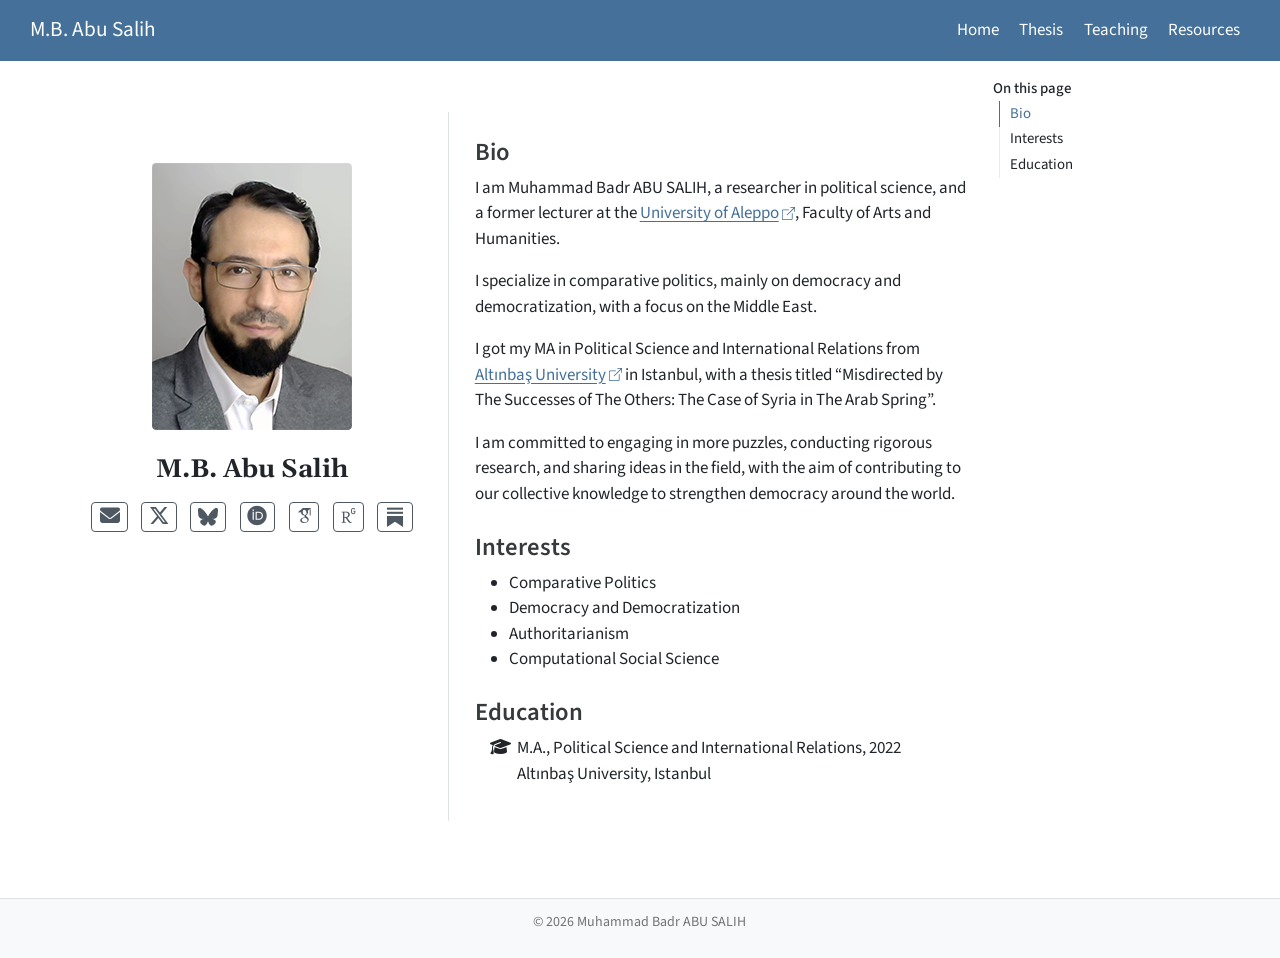
<file: index.html>
<!DOCTYPE html>
<html xmlns="http://www.w3.org/1999/xhtml" lang="en" xml:lang="en"><head>

<meta charset="utf-8">
<meta name="generator" content="quarto-1.10.18">

<meta name="viewport" content="width=device-width, initial-scale=1.0, user-scalable=yes">


<title>Muhammad Badr ABU SALIH</title>
<style>
/* Default styles provided by pandoc.
** See https://pandoc.org/MANUAL.html#variables-for-html for config info.
*/
span.smallcaps{font-variant: small-caps;}
div.columns{display: flex; gap: 1.5em;}
div.column{flex: auto;}
@media screen {
div.columns{gap: min(4vw, 1.5em);}
div.column{overflow-x: auto;}
}
div.hanging-indent{margin-left: 1.5em; text-indent: -1.5em;}
ul.task-list{list-style: none;}
ul.task-list li input[type="checkbox"] {
  width: 0.8em;
  margin: 0 0.8em 0.2em -1em; /* quarto-specific, see https://github.com/quarto-dev/quarto-cli/issues/4556 */ 
  vertical-align: middle;
}
</style>


<script src="site_libs/quarto-nav/quarto-nav.js"></script>
<script src="site_libs/quarto-nav/headroom.min.js"></script>
<link href=".//assets/images/favicon-96.png" rel="icon" type="image/png">
<script src="site_libs/clipboard/clipboard.min.js"></script>
<script src="site_libs/quarto-html/quarto.js" type="module"></script>
<script src="site_libs/quarto-html/tabsets/tabsets.js" type="module"></script>
<script src="site_libs/quarto-html/popper.min.js"></script>
<script src="site_libs/quarto-html/tippy.umd.min.js"></script>
<link href="site_libs/quarto-html/tippy.css" rel="stylesheet">
<link href="site_libs/quarto-html/quarto-syntax-highlighting-64a204ab8560d761af7679ceaba22944.css" rel="stylesheet" id="quarto-text-highlighting-styles">
<script src="site_libs/bootstrap/bootstrap.min.js"></script>
<link href="site_libs/bootstrap/bootstrap-icons.css" rel="stylesheet">
<link href="site_libs/bootstrap/bootstrap-dd0062d5137320617da700601c5d2816.min.css" rel="stylesheet" append-hash="true" id="quarto-bootstrap" data-mode="light">
<link href="site_libs/quarto-contrib/fontawesome6-0.1.0/all.css" rel="stylesheet">
<link href="site_libs/quarto-contrib/fontawesome6-0.1.0/latex-fontsize.css" rel="stylesheet">
<link href="site_libs/quarto-contrib/academicons-1.9.2/all.css" rel="stylesheet">
<link href="site_libs/quarto-contrib/academicons-1.9.2/size.css" rel="stylesheet">
<script id="quarto-search-options" type="application/json">{
  "language": {
    "search-no-results-text": "No results",
    "search-matching-documents-text": "matching documents",
    "search-copy-link-title": "Copy link to search",
    "search-hide-matches-text": "Hide additional matches",
    "search-more-match-text": "more match in this document",
    "search-more-matches-text": "more matches in this document",
    "search-clear-button-title": "Clear",
    "search-text-placeholder": "",
    "search-detached-cancel-button-title": "Cancel",
    "search-submit-button-title": "Submit",
    "search-label": "Search"
  }
}</script>
<meta name="google-site-verification" content="IsH7WWWy8e3yEqVgqZTDa41IrthkspiDjTShEE3wRg8">


</head>

<body class="nav-fixed quarto-light">

<div id="quarto-search-results"></div>
  <header id="quarto-header" class="headroom fixed-top">
    <nav class="navbar navbar-expand-lg " data-bs-theme="dark">
      <div class="navbar-container container-fluid">
      <div class="navbar-brand-container mx-auto">
    <a class="navbar-brand" href="./index.html">
    <span class="navbar-title">M.B. Abu Salih</span>
    </a>
  </div>
          <button class="navbar-toggler" type="button" data-bs-toggle="collapse" data-bs-target="#navbarCollapse" aria-controls="navbarCollapse" role="menu" aria-expanded="false" aria-label="Toggle navigation" onclick="if (window.quartoToggleHeadroom) { window.quartoToggleHeadroom(); }">
  <span class="navbar-toggler-icon"></span>
</button>
          <div class="collapse navbar-collapse" id="navbarCollapse">
            <ul class="navbar-nav navbar-nav-scroll ms-auto">
  <li class="nav-item">
    <a class="nav-link active" href="./index.html" aria-current="page"> 
<span class="menu-text">Home</span></a>
  </li>  
  <li class="nav-item">
    <a class="nav-link" href="./ma-thesis.html"> 
<span class="menu-text">Thesis</span></a>
  </li>  
  <li class="nav-item">
    <a class="nav-link" href="./teaching.html"> 
<span class="menu-text">Teaching</span></a>
  </li>  
  <li class="nav-item">
    <a class="nav-link" href="./resources.html"> 
<span class="menu-text">Resources</span></a>
  </li>  
</ul>
          </div> <!-- /navcollapse -->
            <div class="quarto-navbar-tools">
</div>
      </div> <!-- /container-fluid -->
    </nav>
</header>
<!-- content -->
<div id="quarto-content" class="quarto-container page-columns page-rows-contents page-layout-full page-navbar">
<!-- sidebar -->
<!-- margin-sidebar -->
    <div id="quarto-margin-sidebar" class="sidebar margin-sidebar">
        <nav id="TOC" role="doc-toc" class="toc-active">
    <h2 id="toc-title">On this page</h2>
  <ul>
  <li><a href="#bio" id="toc-bio" class="nav-link active" data-scroll-target="#bio">Bio</a></li>
  <li><a href="#interests" id="toc-interests" class="nav-link" data-scroll-target="#interests">Interests</a></li>
  <li><a href="#education" id="toc-education" class="nav-link" data-scroll-target="#education">Education</a></li>
  </ul>
</nav>
    </div>
<!-- main -->
<div class="quarto-about-trestles column-page-left">
  <div class="about-entity">
    <img src="/assets/images/mb-abusalih-photo-02.png" class="about-image
  rounded " style="width: 200px;">
<header id="title-block-header" class="quarto-title-block default">
<div class="quarto-title">
<h1 class="title">M.B. Abu Salih</h1>
</div>
<div class="quarto-title-meta column-page-left">
  </div>
</header>
    <div class="about-links">
  <a href="mailto:mb.abusalih@abusalih.com" class="about-link" rel="" target="">
     <span class="about-link-text"><i class="fa-solid fa-envelope fa-xl" aria-label="envelope"></i></span>
  </a>
  <a href="https://x.com/mbAbuSalih" class="about-link" rel="" target="_blank">
     <span class="about-link-text"><i class="fa-brands fa-x-twitter fa-xl" aria-label="x-twitter"></i></span>
  </a>
  <a href="https://bsky.app/profile/mbabusalih.bsky.social" class="about-link" rel="" target="_blank">
     <span class="about-link-text"><svg xmlns="http://www.w3.org/2000/svg" viewbox="0 0 64 57" width="20" height="20" aria-hidden="true" fill="currentColor"><path d="M13.873 3.805C21.21 9.332 29.103 20.537 32 26.55v15.882c0-.338-.13.044-.41.867-1.512 4.456-7.418 21.847-20.923 7.944-7.111-7.32-3.819-14.64 9.125-16.85-7.405 1.264-15.73-.825-18.014-9.015C1.12 23.022 0 8.51 0 6.55 0-3.268 8.579-.182 13.873 3.805ZM50.127 3.805C42.79 9.332 34.897 20.537 32 26.55v15.882c0-.338.13.044.41.867 1.512 4.456 7.418 21.847 20.923 7.944 7.111-7.32 3.819-14.64-9.125-16.85 7.405 1.264 15.73-.825 18.014-9.015C62.88 23.022 64 8.51 64 6.55c0-9.818-8.578-6.732-13.873-2.745Z"></path></svg></span>
  </a>
  <a href="https://orcid.org/0000-0002-3937-8663" class="about-link" rel="" target="_blank">
     <span class="about-link-text"><i class="ai  ai-orcid ai-xl"></i></span>
  </a>
  <a href="https://scholar.google.com/citations?user=8W_qE5wAAAAJ" class="about-link" rel="" target="_blank">
     <span class="about-link-text"><i class="ai  ai-google-scholar ai-xl"></i></span>
  </a>
  <a href="https://www.researchgate.net/profile/Muhammad-Badr-Abu-Salih" class="about-link" rel="" target="_blank">
     <span class="about-link-text"><i class="ai  ai-researchgate ai-xl"></i></span>
  </a>
  <a href="https://mbabusalih.substack.com" class="about-link" rel="" target="_blank">
     <span class="about-link-text"><svg xmlns="http://www.w3.org/2000/svg" viewbox="0 0 20 20" width="20" height="20" aria-hidden="true" fill="currentColor"><g><path d="M1.96484 0.624512H18.0354V2.70052H1.96484V0.624512Z" stroke="none"></path><path d="M1.96484 4.77655H18.0354V6.85254H1.96484V4.77655Z" stroke="none"></path><path d="M1.96484 8.92857V19.9505L10.0001 14.6347L18.0354 19.9505V8.92857H1.96484Z" stroke="none"></path></g></svg></span>
  </a>
</div>
  </div>
  <div class="about-contents"><main class="content column-page-left" id="quarto-document-content">

<section id="bio" class="level3">
<h3 data-anchor-id="bio">Bio</h3>
<p>I am Muhammad Badr ABU SALIH, a researcher in political science, and a former lecturer at the <a href="https://alepuniv.edu.sy/" class="external" target="_blank">University of Aleppo</a>, Faculty of Arts and Humanities.</p>
<p>I specialize in comparative politics, mainly on democracy and democratization, with a focus on the Middle East.</p>
<p>I got my MA in Political Science and International Relations from <a href="https://altinbas.edu.tr/" class="external" target="_blank">Altınbaş University</a> in Istanbul, with a thesis titled “Misdirected by The Successes of The Others: The Case of Syria in The Arab Spring”.</p>
<p>I am committed to engaging in more puzzles, conducting rigorous research, and sharing ideas in the field, with the aim of contributing to our collective knowledge to strengthen democracy around the world.</p>
</section>
<section id="interests" class="level3">
<h3 data-anchor-id="interests">Interests</h3>
<ul>
<li>Comparative Politics</li>
<li>Democracy and Democratization</li>
<li>Authoritarianism</li>
<li>Computational Social Science</li>
</ul>
</section>
<section id="education" class="level3">
<h3 data-anchor-id="education">Education</h3>
<ul class="fa-ul" style="--fa-li-width: 2em;">
<li>
<span class="fa-li"><i class="fa-solid fa-graduation-cap"></i></span>M.A., Political Science and International Relations, 2022 <br>Altınbaş University, Istanbul
</li>
</ul>


</section>
</main></div>
</div>
 <!-- /main -->
<script id="quarto-html-after-body" type="application/javascript">
  window.document.addEventListener("DOMContentLoaded", function (event) {
    const isCodeAnnotation = (el) => {
      for (const clz of el.classList) {
        if (clz.startsWith('code-annotation-')) {                     
          return true;
        }
      }
      return false;
    }
    const onCopySuccess = function(e) {
      // button target
      const button = e.trigger;
      // don't keep focus
      button.blur();
      // flash "checked"
      button.classList.add('code-copy-button-checked');
      var currentTitle = button.getAttribute("title");
      button.setAttribute("title", "Copied!");
      let tooltip;
      if (window.bootstrap) {
        button.setAttribute("data-bs-toggle", "tooltip");
        button.setAttribute("data-bs-placement", "left");
        button.setAttribute("data-bs-title", "Copied!");
        tooltip = new bootstrap.Tooltip(button, 
          { trigger: "manual", 
            customClass: "code-copy-button-tooltip",
            offset: [0, -8]});
        tooltip.show();    
      }
      setTimeout(function() {
        if (tooltip) {
          tooltip.hide();
          button.removeAttribute("data-bs-title");
          button.removeAttribute("data-bs-toggle");
          button.removeAttribute("data-bs-placement");
        }
        button.setAttribute("title", currentTitle);
        button.classList.remove('code-copy-button-checked');
      }, 1000);
      // clear code selection
      e.clearSelection();
    }
    const getTextToCopy = function(trigger) {
      const outerScaffold = trigger.parentElement.cloneNode(true);
      const codeEl = outerScaffold.querySelector('code');
      for (const childEl of codeEl.children) {
        if (isCodeAnnotation(childEl)) {
          childEl.remove();
        }
      }
      return codeEl.innerText;
    }
    const clipboard = new window.ClipboardJS('.code-copy-button:not([data-in-quarto-modal])', {
      text: getTextToCopy
    });
    clipboard.on('success', onCopySuccess);
    if (window.document.getElementById('quarto-embedded-source-code-modal')) {
      const clipboardModal = new window.ClipboardJS('.code-copy-button[data-in-quarto-modal]', {
        text: getTextToCopy,
        container: window.document.getElementById('quarto-embedded-source-code-modal')
      });
      clipboardModal.on('success', onCopySuccess);
    }
      var localhostRegex = new RegExp(/^(?:http|https):\/\/localhost\:?[0-9]*\//);
      var mailtoRegex = new RegExp(/^mailto:/);
        var filterRegex = new RegExp("https:\/\/abusalih\.com\/");
      var isInternal = (href) => {
          return filterRegex.test(href) || localhostRegex.test(href) || mailtoRegex.test(href);
      }
      // Inspect non-navigation links and adorn them if external
     var links = window.document.querySelectorAll('a[href]:not(.nav-link):not(.navbar-brand):not(.toc-action):not(.sidebar-link):not(.sidebar-item-toggle):not(.pagination-link):not(.no-external):not([aria-hidden]):not(.dropdown-item):not(.quarto-navigation-tool):not(.about-link)');
      for (var i=0; i<links.length; i++) {
        const link = links[i];
        if (!isInternal(link.href)) {
          // undo the damage that might have been done by quarto-nav.js in the case of
          // links that we want to consider external
          if (link.dataset.originalHref !== undefined) {
            link.href = link.dataset.originalHref;
          }
        }
      }
    function tippyHover(el, contentFn, onTriggerFn, onUntriggerFn) {
      const config = {
        allowHTML: true,
        maxWidth: 500,
        delay: 100,
        arrow: false,
        appendTo: function(el) {
            return el.parentElement;
        },
        interactive: true,
        interactiveBorder: 10,
        theme: 'quarto',
        placement: 'bottom-start',
      };
      if (contentFn) {
        config.content = contentFn;
      }
      if (onTriggerFn) {
        config.onTrigger = onTriggerFn;
      }
      if (onUntriggerFn) {
        config.onUntrigger = onUntriggerFn;
      }
      window.tippy(el, config); 
    }
    const noterefs = window.document.querySelectorAll('a[role="doc-noteref"]');
    for (var i=0; i<noterefs.length; i++) {
      const ref = noterefs[i];
      tippyHover(ref, function() {
        // use id or data attribute instead here
        let href = ref.getAttribute('data-footnote-href') || ref.getAttribute('href');
        try { href = new URL(href).hash; } catch {}
        const id = href.replace(/^#\/?/, "");
        const note = window.document.getElementById(id);
        if (note) {
          return note.innerHTML;
        } else {
          return "";
        }
      });
    }
    const xrefs = window.document.querySelectorAll('a.quarto-xref');
    const processXRef = (id, note) => {
      // Strip column container classes
      const stripColumnClz = (el) => {
        el.classList.remove("page-full", "page-columns");
        if (el.children) {
          for (const child of el.children) {
            stripColumnClz(child);
          }
        }
      }
      stripColumnClz(note)
      if (id === null || id.startsWith('sec-')) {
        // Special case sections, only their first couple elements
        const container = document.createElement("div");
        if (note.children && note.children.length > 2) {
          container.appendChild(note.children[0].cloneNode(true));
          for (let i = 1; i < note.children.length; i++) {
            const child = note.children[i];
            if (child.tagName === "P" && child.innerText === "") {
              continue;
            } else {
              container.appendChild(child.cloneNode(true));
              break;
            }
          }
          if (window.Quarto?.typesetMath) {
            window.Quarto.typesetMath(container);
          }
          return container.innerHTML
        } else {
          if (window.Quarto?.typesetMath) {
            window.Quarto.typesetMath(note);
          }
          return note.innerHTML;
        }
      } else {
        // Remove any anchor links if they are present
        const anchorLink = note.querySelector('a.anchorjs-link');
        if (anchorLink) {
          anchorLink.remove();
        }
        if (window.Quarto?.typesetMath) {
          window.Quarto.typesetMath(note);
        }
        if (note.classList.contains("callout")) {
          return note.outerHTML;
        } else {
          return note.innerHTML;
        }
      }
    }
    for (var i=0; i<xrefs.length; i++) {
      const xref = xrefs[i];
      tippyHover(xref, undefined, function(instance) {
        instance.disable();
        let url = xref.getAttribute('href');
        let hash = undefined; 
        if (url.startsWith('#')) {
          hash = url;
        } else {
          try { hash = new URL(url).hash; } catch {}
        }
        if (hash) {
          const id = hash.replace(/^#\/?/, "");
          const note = window.document.getElementById(id);
          if (note !== null) {
            try {
              const html = processXRef(id, note.cloneNode(true));
              instance.setContent(html);
            } finally {
              instance.enable();
              instance.show();
            }
          } else {
            // See if we can fetch this
            fetch(url.split('#')[0])
            .then(res => res.text())
            .then(html => {
              const parser = new DOMParser();
              const htmlDoc = parser.parseFromString(html, "text/html");
              const note = htmlDoc.getElementById(id);
              if (note !== null) {
                const html = processXRef(id, note);
                instance.setContent(html);
              } 
            }).finally(() => {
              instance.enable();
              instance.show();
            });
          }
        } else {
          // See if we can fetch a full url (with no hash to target)
          // This is a special case and we should probably do some content thinning / targeting
          fetch(url)
          .then(res => res.text())
          .then(html => {
            const parser = new DOMParser();
            const htmlDoc = parser.parseFromString(html, "text/html");
            const note = htmlDoc.querySelector('main.content');
            if (note !== null) {
              // This should only happen for chapter cross references
              // (since there is no id in the URL)
              // remove the first header
              if (note.children.length > 0 && note.children[0].tagName === "HEADER") {
                note.children[0].remove();
              }
              const html = processXRef(null, note);
              instance.setContent(html);
            } 
          }).finally(() => {
            instance.enable();
            instance.show();
          });
        }
      }, function(instance) {
      });
    }
        let selectedAnnoteEl;
        const selectorForAnnotation = ( cell, annotation) => {
          let cellAttr = 'data-code-cell="' + cell + '"';
          let lineAttr = 'data-code-annotation="' +  annotation + '"';
          const selector = 'span[' + cellAttr + '][' + lineAttr + ']';
          return selector;
        }
        const selectCodeLines = (annoteEl) => {
          const doc = window.document;
          const targetCell = annoteEl.getAttribute("data-target-cell");
          const targetAnnotation = annoteEl.getAttribute("data-target-annotation");
          const annoteSpan = window.document.querySelector(selectorForAnnotation(targetCell, targetAnnotation));
          const lines = annoteSpan.getAttribute("data-code-lines").split(",");
          const lineIds = lines.map((line) => {
            return targetCell + "-" + line;
          })
          let top = null;
          let height = null;
          let parent = null;
          if (lineIds.length > 0) {
              //compute the position of the single el (top and bottom and make a div)
              const el = window.document.getElementById(lineIds[0]);
              top = el.offsetTop;
              height = el.offsetHeight;
              parent = el.parentElement.parentElement;
            if (lineIds.length > 1) {
              const lastEl = window.document.getElementById(lineIds[lineIds.length - 1]);
              const bottom = lastEl.offsetTop + lastEl.offsetHeight;
              height = bottom - top;
            }
            if (top !== null && height !== null && parent !== null) {
              // cook up a div (if necessary) and position it 
              let div = window.document.getElementById("code-annotation-line-highlight");
              if (div === null) {
                div = window.document.createElement("div");
                div.setAttribute("id", "code-annotation-line-highlight");
                div.style.position = 'absolute';
                parent.appendChild(div);
              }
              div.style.top = top - 2 + "px";
              div.style.height = height + 4 + "px";
              div.style.left = 0;
              let gutterDiv = window.document.getElementById("code-annotation-line-highlight-gutter");
              if (gutterDiv === null) {
                gutterDiv = window.document.createElement("div");
                gutterDiv.setAttribute("id", "code-annotation-line-highlight-gutter");
                gutterDiv.style.position = 'absolute';
                const codeCell = window.document.getElementById(targetCell);
                const gutter = codeCell.querySelector('.code-annotation-gutter');
                gutter.appendChild(gutterDiv);
              }
              gutterDiv.style.top = top - 2 + "px";
              gutterDiv.style.height = height + 4 + "px";
            }
            selectedAnnoteEl = annoteEl;
          }
        };
        const unselectCodeLines = () => {
          const elementsIds = ["code-annotation-line-highlight", "code-annotation-line-highlight-gutter"];
          elementsIds.forEach((elId) => {
            const div = window.document.getElementById(elId);
            if (div) {
              div.remove();
            }
          });
          selectedAnnoteEl = undefined;
        };
          // Handle positioning of the toggle
      window.addEventListener(
        "resize",
        throttle(() => {
          elRect = undefined;
          if (selectedAnnoteEl) {
            selectCodeLines(selectedAnnoteEl);
          }
        }, 10)
      );
      function throttle(fn, ms) {
      let throttle = false;
      let timer;
        return (...args) => {
          if(!throttle) { // first call gets through
              fn.apply(this, args);
              throttle = true;
          } else { // all the others get throttled
              if(timer) clearTimeout(timer); // cancel #2
              timer = setTimeout(() => {
                fn.apply(this, args);
                timer = throttle = false;
              }, ms);
          }
        };
      }
        // Attach click handler to the DT
        const annoteDls = window.document.querySelectorAll('dt[data-target-cell]');
        for (const annoteDlNode of annoteDls) {
          annoteDlNode.addEventListener('click', (event) => {
            const clickedEl = event.target;
            if (clickedEl !== selectedAnnoteEl) {
              unselectCodeLines();
              const activeEl = window.document.querySelector('dt[data-target-cell].code-annotation-active');
              if (activeEl) {
                activeEl.classList.remove('code-annotation-active');
              }
              selectCodeLines(clickedEl);
              clickedEl.classList.add('code-annotation-active');
            } else {
              // Unselect the line
              unselectCodeLines();
              clickedEl.classList.remove('code-annotation-active');
            }
          });
        }
    const findCites = (el) => {
      const parentEl = el.parentElement;
      if (parentEl) {
        const cites = parentEl.dataset.cites;
        if (cites) {
          return {
            el,
            cites: cites.split(' ')
          };
        } else {
          return findCites(el.parentElement)
        }
      } else {
        return undefined;
      }
    };
    var bibliorefs = window.document.querySelectorAll('a[role="doc-biblioref"]');
    for (var i=0; i<bibliorefs.length; i++) {
      const ref = bibliorefs[i];
      const citeInfo = findCites(ref);
      if (citeInfo) {
        tippyHover(citeInfo.el, function() {
          var popup = window.document.createElement('div');
          citeInfo.cites.forEach(function(cite) {
            var citeDiv = window.document.createElement('div');
            citeDiv.classList.add('hanging-indent');
            citeDiv.classList.add('csl-entry');
            var biblioDiv = window.document.getElementById('ref-' + cite);
            if (biblioDiv) {
              citeDiv.innerHTML = biblioDiv.innerHTML;
            }
            popup.appendChild(citeDiv);
          });
          return popup.innerHTML;
        });
      }
    }
  });
  </script>
</div> <!-- /content -->
<footer class="footer">
  <div class="nav-footer">
    <div class="nav-footer-left">
      &nbsp;
    </div>   
    <div class="nav-footer-center">
      <ul class="footer-items list-unstyled">
    <li class="nav-item">
 © 2026 Muhammad Badr ABU SALIH
  </li>  
</ul>
    </div>
    <div class="nav-footer-right">
      &nbsp;
    </div>
  </div>
</footer>




</body></html>
</file>
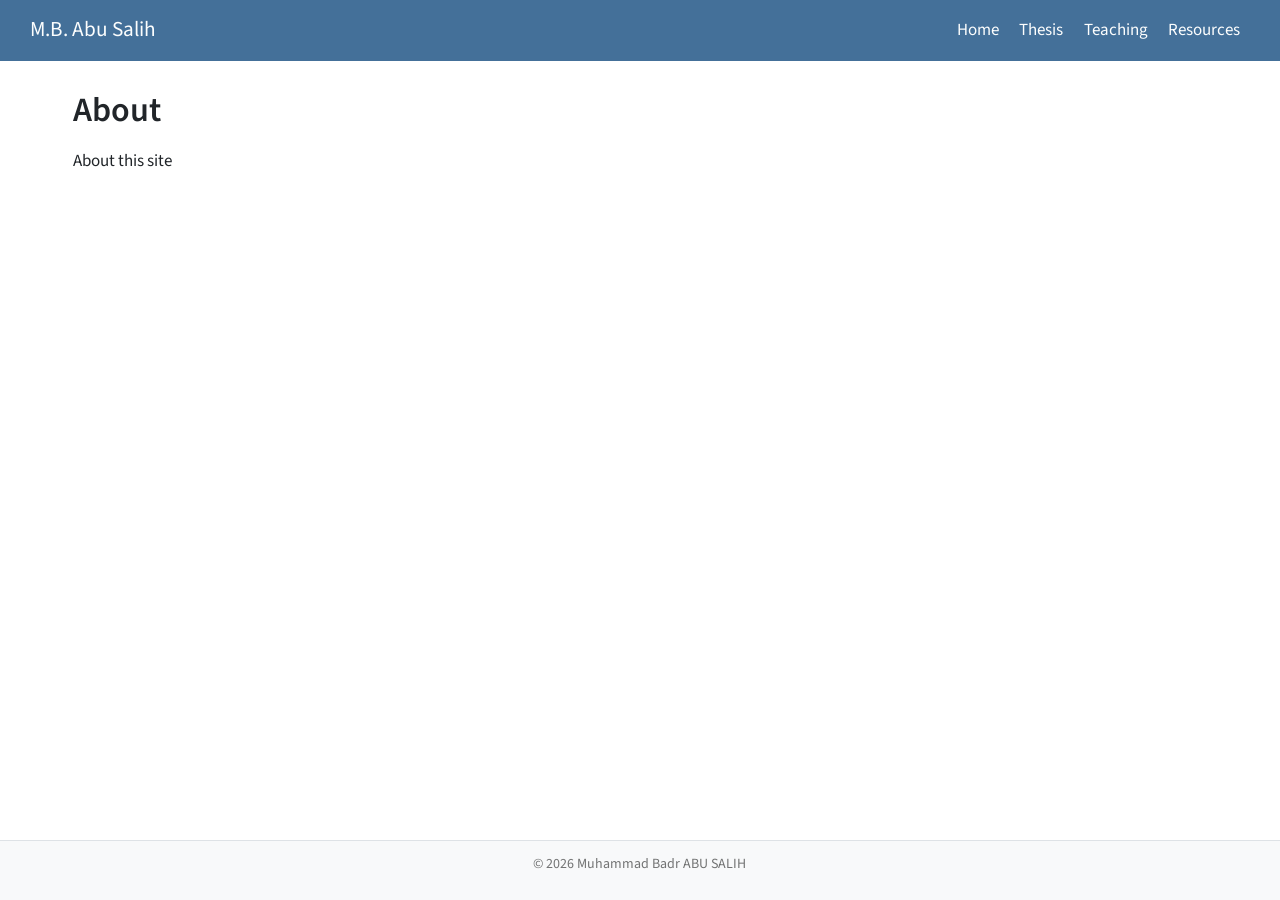
<file: about.html>
<!DOCTYPE html>
<html xmlns="http://www.w3.org/1999/xhtml" lang="en" xml:lang="en"><head>

<meta charset="utf-8">
<meta name="generator" content="quarto-1.10.18">

<meta name="viewport" content="width=device-width, initial-scale=1.0, user-scalable=yes">


<title>About – Muhammad Badr ABU SALIH</title>
<style>
/* Default styles provided by pandoc.
** See https://pandoc.org/MANUAL.html#variables-for-html for config info.
*/
span.smallcaps{font-variant: small-caps;}
div.columns{display: flex; gap: 1.5em;}
div.column{flex: auto;}
@media screen {
div.columns{gap: min(4vw, 1.5em);}
div.column{overflow-x: auto;}
}
div.hanging-indent{margin-left: 1.5em; text-indent: -1.5em;}
ul.task-list{list-style: none;}
ul.task-list li input[type="checkbox"] {
  width: 0.8em;
  margin: 0 0.8em 0.2em -1em; /* quarto-specific, see https://github.com/quarto-dev/quarto-cli/issues/4556 */ 
  vertical-align: middle;
}
</style>


<script src="site_libs/quarto-nav/quarto-nav.js"></script>
<script src="site_libs/quarto-nav/headroom.min.js"></script>
<link href=".//assets/images/favicon-96.png" rel="icon" type="image/png">
<script src="site_libs/clipboard/clipboard.min.js"></script>
<script src="site_libs/quarto-html/quarto.js" type="module"></script>
<script src="site_libs/quarto-html/tabsets/tabsets.js" type="module"></script>
<script src="site_libs/quarto-html/popper.min.js"></script>
<script src="site_libs/quarto-html/tippy.umd.min.js"></script>
<script src="site_libs/quarto-html/anchor.min.js"></script>
<link href="site_libs/quarto-html/tippy.css" rel="stylesheet">
<link href="site_libs/quarto-html/quarto-syntax-highlighting-64a204ab8560d761af7679ceaba22944.css" rel="stylesheet" id="quarto-text-highlighting-styles">
<script src="site_libs/bootstrap/bootstrap.min.js"></script>
<link href="site_libs/bootstrap/bootstrap-icons.css" rel="stylesheet">
<link href="site_libs/bootstrap/bootstrap-dd0062d5137320617da700601c5d2816.min.css" rel="stylesheet" append-hash="true" id="quarto-bootstrap" data-mode="light">
<script id="quarto-search-options" type="application/json">{
  "language": {
    "search-no-results-text": "No results",
    "search-matching-documents-text": "matching documents",
    "search-copy-link-title": "Copy link to search",
    "search-hide-matches-text": "Hide additional matches",
    "search-more-match-text": "more match in this document",
    "search-more-matches-text": "more matches in this document",
    "search-clear-button-title": "Clear",
    "search-text-placeholder": "",
    "search-detached-cancel-button-title": "Cancel",
    "search-submit-button-title": "Submit",
    "search-label": "Search"
  }
}</script>
<meta name="google-site-verification" content="IsH7WWWy8e3yEqVgqZTDa41IrthkspiDjTShEE3wRg8">


</head>

<body class="nav-fixed quarto-light">

<div id="quarto-search-results"></div>
  <header id="quarto-header" class="headroom fixed-top">
    <nav class="navbar navbar-expand-lg " data-bs-theme="dark">
      <div class="navbar-container container-fluid">
      <div class="navbar-brand-container mx-auto">
    <a class="navbar-brand" href="./index.html">
    <span class="navbar-title">M.B. Abu Salih</span>
    </a>
  </div>
          <button class="navbar-toggler" type="button" data-bs-toggle="collapse" data-bs-target="#navbarCollapse" aria-controls="navbarCollapse" role="menu" aria-expanded="false" aria-label="Toggle navigation" onclick="if (window.quartoToggleHeadroom) { window.quartoToggleHeadroom(); }">
  <span class="navbar-toggler-icon"></span>
</button>
          <div class="collapse navbar-collapse" id="navbarCollapse">
            <ul class="navbar-nav navbar-nav-scroll ms-auto">
  <li class="nav-item">
    <a class="nav-link" href="./index.html"> 
<span class="menu-text">Home</span></a>
  </li>  
  <li class="nav-item">
    <a class="nav-link" href="./ma-thesis.html"> 
<span class="menu-text">Thesis</span></a>
  </li>  
  <li class="nav-item">
    <a class="nav-link" href="./teaching.html"> 
<span class="menu-text">Teaching</span></a>
  </li>  
  <li class="nav-item">
    <a class="nav-link" href="./resources.html"> 
<span class="menu-text">Resources</span></a>
  </li>  
</ul>
          </div> <!-- /navcollapse -->
            <div class="quarto-navbar-tools">
</div>
      </div> <!-- /container-fluid -->
    </nav>
</header>
<!-- content -->
<div id="quarto-content" class="quarto-container page-columns page-rows-contents page-layout-full page-navbar">
<!-- sidebar -->
<!-- margin-sidebar -->
    
<!-- main -->
<main class="content column-page" id="quarto-document-content">

<header id="title-block-header" class="quarto-title-block default">
<div class="quarto-title">
<h1 class="title">About</h1>
</div>



<div class="quarto-title-meta column-page">

    
  
    
  </div>
  


</header>


<p>About this site</p>



</main> <!-- /main -->
<script id="quarto-html-after-body" type="application/javascript">
  window.document.addEventListener("DOMContentLoaded", function (event) {
    const icon = "";
    const anchorJS = new window.AnchorJS();
    anchorJS.options = {
      placement: 'right',
      icon: icon
    };
    anchorJS.add('.anchored');
    const isCodeAnnotation = (el) => {
      for (const clz of el.classList) {
        if (clz.startsWith('code-annotation-')) {                     
          return true;
        }
      }
      return false;
    }
    const onCopySuccess = function(e) {
      // button target
      const button = e.trigger;
      // don't keep focus
      button.blur();
      // flash "checked"
      button.classList.add('code-copy-button-checked');
      var currentTitle = button.getAttribute("title");
      button.setAttribute("title", "Copied!");
      let tooltip;
      if (window.bootstrap) {
        button.setAttribute("data-bs-toggle", "tooltip");
        button.setAttribute("data-bs-placement", "left");
        button.setAttribute("data-bs-title", "Copied!");
        tooltip = new bootstrap.Tooltip(button, 
          { trigger: "manual", 
            customClass: "code-copy-button-tooltip",
            offset: [0, -8]});
        tooltip.show();    
      }
      setTimeout(function() {
        if (tooltip) {
          tooltip.hide();
          button.removeAttribute("data-bs-title");
          button.removeAttribute("data-bs-toggle");
          button.removeAttribute("data-bs-placement");
        }
        button.setAttribute("title", currentTitle);
        button.classList.remove('code-copy-button-checked');
      }, 1000);
      // clear code selection
      e.clearSelection();
    }
    const getTextToCopy = function(trigger) {
      const outerScaffold = trigger.parentElement.cloneNode(true);
      const codeEl = outerScaffold.querySelector('code');
      for (const childEl of codeEl.children) {
        if (isCodeAnnotation(childEl)) {
          childEl.remove();
        }
      }
      return codeEl.innerText;
    }
    const clipboard = new window.ClipboardJS('.code-copy-button:not([data-in-quarto-modal])', {
      text: getTextToCopy
    });
    clipboard.on('success', onCopySuccess);
    if (window.document.getElementById('quarto-embedded-source-code-modal')) {
      const clipboardModal = new window.ClipboardJS('.code-copy-button[data-in-quarto-modal]', {
        text: getTextToCopy,
        container: window.document.getElementById('quarto-embedded-source-code-modal')
      });
      clipboardModal.on('success', onCopySuccess);
    }
      var localhostRegex = new RegExp(/^(?:http|https):\/\/localhost\:?[0-9]*\//);
      var mailtoRegex = new RegExp(/^mailto:/);
        var filterRegex = new RegExp("https:\/\/abusalih\.com\/");
      var isInternal = (href) => {
          return filterRegex.test(href) || localhostRegex.test(href) || mailtoRegex.test(href);
      }
      // Inspect non-navigation links and adorn them if external
     var links = window.document.querySelectorAll('a[href]:not(.nav-link):not(.navbar-brand):not(.toc-action):not(.sidebar-link):not(.sidebar-item-toggle):not(.pagination-link):not(.no-external):not([aria-hidden]):not(.dropdown-item):not(.quarto-navigation-tool):not(.about-link)');
      for (var i=0; i<links.length; i++) {
        const link = links[i];
        if (!isInternal(link.href)) {
          // undo the damage that might have been done by quarto-nav.js in the case of
          // links that we want to consider external
          if (link.dataset.originalHref !== undefined) {
            link.href = link.dataset.originalHref;
          }
        }
      }
    function tippyHover(el, contentFn, onTriggerFn, onUntriggerFn) {
      const config = {
        allowHTML: true,
        maxWidth: 500,
        delay: 100,
        arrow: false,
        appendTo: function(el) {
            return el.parentElement;
        },
        interactive: true,
        interactiveBorder: 10,
        theme: 'quarto',
        placement: 'bottom-start',
      };
      if (contentFn) {
        config.content = contentFn;
      }
      if (onTriggerFn) {
        config.onTrigger = onTriggerFn;
      }
      if (onUntriggerFn) {
        config.onUntrigger = onUntriggerFn;
      }
      window.tippy(el, config); 
    }
    const noterefs = window.document.querySelectorAll('a[role="doc-noteref"]');
    for (var i=0; i<noterefs.length; i++) {
      const ref = noterefs[i];
      tippyHover(ref, function() {
        // use id or data attribute instead here
        let href = ref.getAttribute('data-footnote-href') || ref.getAttribute('href');
        try { href = new URL(href).hash; } catch {}
        const id = href.replace(/^#\/?/, "");
        const note = window.document.getElementById(id);
        if (note) {
          return note.innerHTML;
        } else {
          return "";
        }
      });
    }
    const xrefs = window.document.querySelectorAll('a.quarto-xref');
    const processXRef = (id, note) => {
      // Strip column container classes
      const stripColumnClz = (el) => {
        el.classList.remove("page-full", "page-columns");
        if (el.children) {
          for (const child of el.children) {
            stripColumnClz(child);
          }
        }
      }
      stripColumnClz(note)
      if (id === null || id.startsWith('sec-')) {
        // Special case sections, only their first couple elements
        const container = document.createElement("div");
        if (note.children && note.children.length > 2) {
          container.appendChild(note.children[0].cloneNode(true));
          for (let i = 1; i < note.children.length; i++) {
            const child = note.children[i];
            if (child.tagName === "P" && child.innerText === "") {
              continue;
            } else {
              container.appendChild(child.cloneNode(true));
              break;
            }
          }
          if (window.Quarto?.typesetMath) {
            window.Quarto.typesetMath(container);
          }
          return container.innerHTML
        } else {
          if (window.Quarto?.typesetMath) {
            window.Quarto.typesetMath(note);
          }
          return note.innerHTML;
        }
      } else {
        // Remove any anchor links if they are present
        const anchorLink = note.querySelector('a.anchorjs-link');
        if (anchorLink) {
          anchorLink.remove();
        }
        if (window.Quarto?.typesetMath) {
          window.Quarto.typesetMath(note);
        }
        if (note.classList.contains("callout")) {
          return note.outerHTML;
        } else {
          return note.innerHTML;
        }
      }
    }
    for (var i=0; i<xrefs.length; i++) {
      const xref = xrefs[i];
      tippyHover(xref, undefined, function(instance) {
        instance.disable();
        let url = xref.getAttribute('href');
        let hash = undefined; 
        if (url.startsWith('#')) {
          hash = url;
        } else {
          try { hash = new URL(url).hash; } catch {}
        }
        if (hash) {
          const id = hash.replace(/^#\/?/, "");
          const note = window.document.getElementById(id);
          if (note !== null) {
            try {
              const html = processXRef(id, note.cloneNode(true));
              instance.setContent(html);
            } finally {
              instance.enable();
              instance.show();
            }
          } else {
            // See if we can fetch this
            fetch(url.split('#')[0])
            .then(res => res.text())
            .then(html => {
              const parser = new DOMParser();
              const htmlDoc = parser.parseFromString(html, "text/html");
              const note = htmlDoc.getElementById(id);
              if (note !== null) {
                const html = processXRef(id, note);
                instance.setContent(html);
              } 
            }).finally(() => {
              instance.enable();
              instance.show();
            });
          }
        } else {
          // See if we can fetch a full url (with no hash to target)
          // This is a special case and we should probably do some content thinning / targeting
          fetch(url)
          .then(res => res.text())
          .then(html => {
            const parser = new DOMParser();
            const htmlDoc = parser.parseFromString(html, "text/html");
            const note = htmlDoc.querySelector('main.content');
            if (note !== null) {
              // This should only happen for chapter cross references
              // (since there is no id in the URL)
              // remove the first header
              if (note.children.length > 0 && note.children[0].tagName === "HEADER") {
                note.children[0].remove();
              }
              const html = processXRef(null, note);
              instance.setContent(html);
            } 
          }).finally(() => {
            instance.enable();
            instance.show();
          });
        }
      }, function(instance) {
      });
    }
        let selectedAnnoteEl;
        const selectorForAnnotation = ( cell, annotation) => {
          let cellAttr = 'data-code-cell="' + cell + '"';
          let lineAttr = 'data-code-annotation="' +  annotation + '"';
          const selector = 'span[' + cellAttr + '][' + lineAttr + ']';
          return selector;
        }
        const selectCodeLines = (annoteEl) => {
          const doc = window.document;
          const targetCell = annoteEl.getAttribute("data-target-cell");
          const targetAnnotation = annoteEl.getAttribute("data-target-annotation");
          const annoteSpan = window.document.querySelector(selectorForAnnotation(targetCell, targetAnnotation));
          const lines = annoteSpan.getAttribute("data-code-lines").split(",");
          const lineIds = lines.map((line) => {
            return targetCell + "-" + line;
          })
          let top = null;
          let height = null;
          let parent = null;
          if (lineIds.length > 0) {
              //compute the position of the single el (top and bottom and make a div)
              const el = window.document.getElementById(lineIds[0]);
              top = el.offsetTop;
              height = el.offsetHeight;
              parent = el.parentElement.parentElement;
            if (lineIds.length > 1) {
              const lastEl = window.document.getElementById(lineIds[lineIds.length - 1]);
              const bottom = lastEl.offsetTop + lastEl.offsetHeight;
              height = bottom - top;
            }
            if (top !== null && height !== null && parent !== null) {
              // cook up a div (if necessary) and position it 
              let div = window.document.getElementById("code-annotation-line-highlight");
              if (div === null) {
                div = window.document.createElement("div");
                div.setAttribute("id", "code-annotation-line-highlight");
                div.style.position = 'absolute';
                parent.appendChild(div);
              }
              div.style.top = top - 2 + "px";
              div.style.height = height + 4 + "px";
              div.style.left = 0;
              let gutterDiv = window.document.getElementById("code-annotation-line-highlight-gutter");
              if (gutterDiv === null) {
                gutterDiv = window.document.createElement("div");
                gutterDiv.setAttribute("id", "code-annotation-line-highlight-gutter");
                gutterDiv.style.position = 'absolute';
                const codeCell = window.document.getElementById(targetCell);
                const gutter = codeCell.querySelector('.code-annotation-gutter');
                gutter.appendChild(gutterDiv);
              }
              gutterDiv.style.top = top - 2 + "px";
              gutterDiv.style.height = height + 4 + "px";
            }
            selectedAnnoteEl = annoteEl;
          }
        };
        const unselectCodeLines = () => {
          const elementsIds = ["code-annotation-line-highlight", "code-annotation-line-highlight-gutter"];
          elementsIds.forEach((elId) => {
            const div = window.document.getElementById(elId);
            if (div) {
              div.remove();
            }
          });
          selectedAnnoteEl = undefined;
        };
          // Handle positioning of the toggle
      window.addEventListener(
        "resize",
        throttle(() => {
          elRect = undefined;
          if (selectedAnnoteEl) {
            selectCodeLines(selectedAnnoteEl);
          }
        }, 10)
      );
      function throttle(fn, ms) {
      let throttle = false;
      let timer;
        return (...args) => {
          if(!throttle) { // first call gets through
              fn.apply(this, args);
              throttle = true;
          } else { // all the others get throttled
              if(timer) clearTimeout(timer); // cancel #2
              timer = setTimeout(() => {
                fn.apply(this, args);
                timer = throttle = false;
              }, ms);
          }
        };
      }
        // Attach click handler to the DT
        const annoteDls = window.document.querySelectorAll('dt[data-target-cell]');
        for (const annoteDlNode of annoteDls) {
          annoteDlNode.addEventListener('click', (event) => {
            const clickedEl = event.target;
            if (clickedEl !== selectedAnnoteEl) {
              unselectCodeLines();
              const activeEl = window.document.querySelector('dt[data-target-cell].code-annotation-active');
              if (activeEl) {
                activeEl.classList.remove('code-annotation-active');
              }
              selectCodeLines(clickedEl);
              clickedEl.classList.add('code-annotation-active');
            } else {
              // Unselect the line
              unselectCodeLines();
              clickedEl.classList.remove('code-annotation-active');
            }
          });
        }
    const findCites = (el) => {
      const parentEl = el.parentElement;
      if (parentEl) {
        const cites = parentEl.dataset.cites;
        if (cites) {
          return {
            el,
            cites: cites.split(' ')
          };
        } else {
          return findCites(el.parentElement)
        }
      } else {
        return undefined;
      }
    };
    var bibliorefs = window.document.querySelectorAll('a[role="doc-biblioref"]');
    for (var i=0; i<bibliorefs.length; i++) {
      const ref = bibliorefs[i];
      const citeInfo = findCites(ref);
      if (citeInfo) {
        tippyHover(citeInfo.el, function() {
          var popup = window.document.createElement('div');
          citeInfo.cites.forEach(function(cite) {
            var citeDiv = window.document.createElement('div');
            citeDiv.classList.add('hanging-indent');
            citeDiv.classList.add('csl-entry');
            var biblioDiv = window.document.getElementById('ref-' + cite);
            if (biblioDiv) {
              citeDiv.innerHTML = biblioDiv.innerHTML;
            }
            popup.appendChild(citeDiv);
          });
          return popup.innerHTML;
        });
      }
    }
  });
  </script>
</div> <!-- /content -->
<footer class="footer">
  <div class="nav-footer">
    <div class="nav-footer-left">
      &nbsp;
    </div>   
    <div class="nav-footer-center">
      <ul class="footer-items list-unstyled">
    <li class="nav-item">
 © 2026 Muhammad Badr ABU SALIH
  </li>  
</ul>
    </div>
    <div class="nav-footer-right">
      &nbsp;
    </div>
  </div>
</footer>




</body></html>
</file>
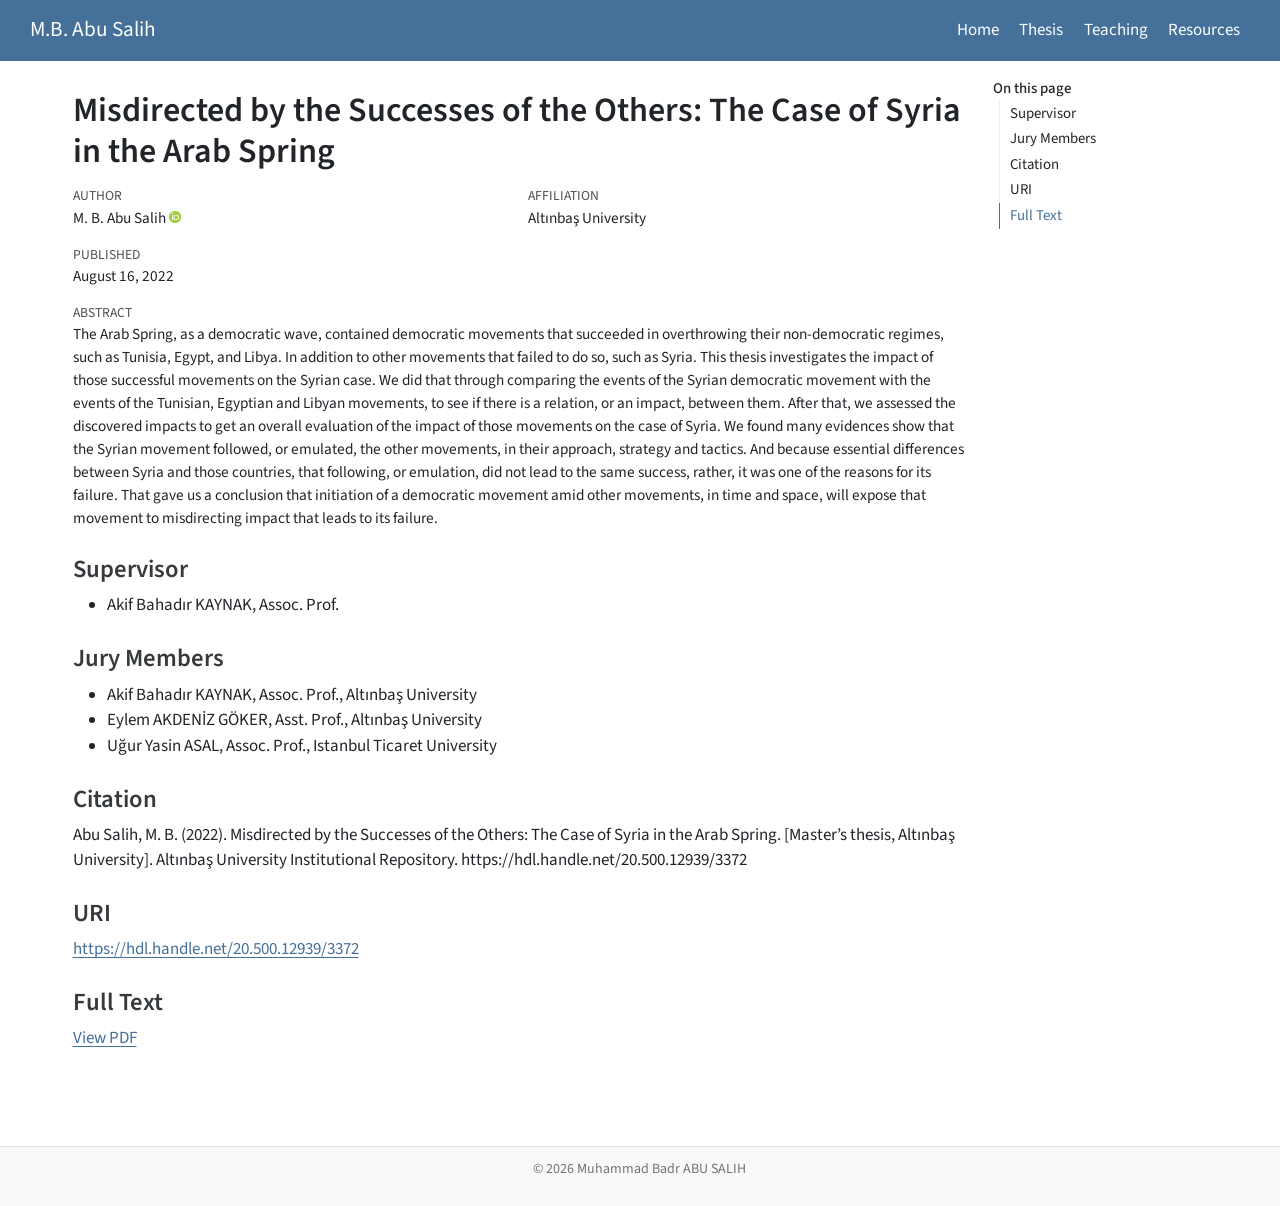
<file: ma-thesis.html>
<!DOCTYPE html>
<html xmlns="http://www.w3.org/1999/xhtml" lang="en" xml:lang="en"><head>

<meta charset="utf-8">
<meta name="generator" content="quarto-1.10.18">

<meta name="viewport" content="width=device-width, initial-scale=1.0, user-scalable=yes">

<meta name="author" content="M. B. Abu Salih">
<meta name="dcterms.date" content="2022-08-16">

<title>Misdirected by the Successes of the Others: The Case of Syria in the Arab Spring – Muhammad Badr ABU SALIH</title>
<style>
/* Default styles provided by pandoc.
** See https://pandoc.org/MANUAL.html#variables-for-html for config info.
*/
span.smallcaps{font-variant: small-caps;}
div.columns{display: flex; gap: 1.5em;}
div.column{flex: auto;}
@media screen {
div.columns{gap: min(4vw, 1.5em);}
div.column{overflow-x: auto;}
}
div.hanging-indent{margin-left: 1.5em; text-indent: -1.5em;}
ul.task-list{list-style: none;}
ul.task-list li input[type="checkbox"] {
  width: 0.8em;
  margin: 0 0.8em 0.2em -1em; /* quarto-specific, see https://github.com/quarto-dev/quarto-cli/issues/4556 */ 
  vertical-align: middle;
}
</style>


<script src="site_libs/quarto-nav/quarto-nav.js"></script>
<script src="site_libs/quarto-nav/headroom.min.js"></script>
<link href=".//assets/images/favicon-96.png" rel="icon" type="image/png">
<script src="site_libs/clipboard/clipboard.min.js"></script>
<script src="site_libs/quarto-html/quarto.js" type="module"></script>
<script src="site_libs/quarto-html/tabsets/tabsets.js" type="module"></script>
<script src="site_libs/quarto-html/popper.min.js"></script>
<script src="site_libs/quarto-html/tippy.umd.min.js"></script>
<script src="site_libs/quarto-html/anchor.min.js"></script>
<link href="site_libs/quarto-html/tippy.css" rel="stylesheet">
<link href="site_libs/quarto-html/quarto-syntax-highlighting-64a204ab8560d761af7679ceaba22944.css" rel="stylesheet" id="quarto-text-highlighting-styles">
<script src="site_libs/bootstrap/bootstrap.min.js"></script>
<link href="site_libs/bootstrap/bootstrap-icons.css" rel="stylesheet">
<link href="site_libs/bootstrap/bootstrap-dd0062d5137320617da700601c5d2816.min.css" rel="stylesheet" append-hash="true" id="quarto-bootstrap" data-mode="light">
<script id="quarto-search-options" type="application/json">{
  "language": {
    "search-no-results-text": "No results",
    "search-matching-documents-text": "matching documents",
    "search-copy-link-title": "Copy link to search",
    "search-hide-matches-text": "Hide additional matches",
    "search-more-match-text": "more match in this document",
    "search-more-matches-text": "more matches in this document",
    "search-clear-button-title": "Clear",
    "search-text-placeholder": "",
    "search-detached-cancel-button-title": "Cancel",
    "search-submit-button-title": "Submit",
    "search-label": "Search"
  }
}</script>
<meta name="google-site-verification" content="IsH7WWWy8e3yEqVgqZTDa41IrthkspiDjTShEE3wRg8">


</head>

<body class="nav-fixed quarto-light">

<div id="quarto-search-results"></div>
  <header id="quarto-header" class="headroom fixed-top">
    <nav class="navbar navbar-expand-lg " data-bs-theme="dark">
      <div class="navbar-container container-fluid">
      <div class="navbar-brand-container mx-auto">
    <a class="navbar-brand" href="./index.html">
    <span class="navbar-title">M.B. Abu Salih</span>
    </a>
  </div>
          <button class="navbar-toggler" type="button" data-bs-toggle="collapse" data-bs-target="#navbarCollapse" aria-controls="navbarCollapse" role="menu" aria-expanded="false" aria-label="Toggle navigation" onclick="if (window.quartoToggleHeadroom) { window.quartoToggleHeadroom(); }">
  <span class="navbar-toggler-icon"></span>
</button>
          <div class="collapse navbar-collapse" id="navbarCollapse">
            <ul class="navbar-nav navbar-nav-scroll ms-auto">
  <li class="nav-item">
    <a class="nav-link" href="./index.html"> 
<span class="menu-text">Home</span></a>
  </li>  
  <li class="nav-item">
    <a class="nav-link active" href="./ma-thesis.html" aria-current="page"> 
<span class="menu-text">Thesis</span></a>
  </li>  
  <li class="nav-item">
    <a class="nav-link" href="./teaching.html"> 
<span class="menu-text">Teaching</span></a>
  </li>  
  <li class="nav-item">
    <a class="nav-link" href="./resources.html"> 
<span class="menu-text">Resources</span></a>
  </li>  
</ul>
          </div> <!-- /navcollapse -->
            <div class="quarto-navbar-tools">
</div>
      </div> <!-- /container-fluid -->
    </nav>
</header>
<!-- content -->
<div id="quarto-content" class="quarto-container page-columns page-rows-contents page-layout-full page-navbar">
<!-- sidebar -->
<!-- margin-sidebar -->
    <div id="quarto-margin-sidebar" class="sidebar margin-sidebar">
        <nav id="TOC" role="doc-toc" class="toc-active">
    <h2 id="toc-title">On this page</h2>
   
  <ul>
  <li><a href="#supervisor" id="toc-supervisor" class="nav-link active" data-scroll-target="#supervisor">Supervisor</a></li>
  <li><a href="#jury-members" id="toc-jury-members" class="nav-link" data-scroll-target="#jury-members">Jury Members</a></li>
  <li><a href="#citation" id="toc-citation" class="nav-link" data-scroll-target="#citation">Citation</a></li>
  <li><a href="#uri" id="toc-uri" class="nav-link" data-scroll-target="#uri">URI</a></li>
  <li><a href="#full-text" id="toc-full-text" class="nav-link" data-scroll-target="#full-text">Full Text</a></li>
  </ul>
</nav>
    </div>
<!-- main -->
<main class="content column-page-left" id="quarto-document-content">

<header id="title-block-header" class="quarto-title-block default">
<div class="quarto-title">
<h1 class="title">Misdirected by the Successes of the Others: The Case of Syria in the Arab Spring</h1>
</div>


<div class="quarto-title-meta-author column-page-left">
  <div class="quarto-title-meta-heading">Author</div>
  <div class="quarto-title-meta-heading">Affiliation</div>
  
    <div class="quarto-title-meta-contents">
    <p class="author">M. B. Abu Salih <a href="https://orcid.org/0000-0002-3937-8663" class="quarto-title-author-orcid" aria-label="ORCID profile for M. B. Abu Salih"> <img alt="" src="[data-uri]"></a></p>
  </div>
  <div class="quarto-title-meta-contents">
        <p class="affiliation">
            Altınbaş University
          </p>
      </div>
  </div>

<div class="quarto-title-meta column-page-left">

      
    <div>
    <div class="quarto-title-meta-heading">Published</div>
    <div class="quarto-title-meta-contents">
      <p class="date">August 16, 2022</p>
    </div>
  </div>
  
    
  </div>
  
<div>
  <div class="abstract">
    <div class="block-title">Abstract</div>
    <p>The Arab Spring, as a democratic wave, contained democratic movements that succeeded in overthrowing their non-democratic regimes, such as Tunisia, Egypt, and Libya. In addition to other movements that failed to do so, such as Syria. This thesis investigates the impact of those successful movements on the Syrian case. We did that through comparing the events of the Syrian democratic movement with the events of the Tunisian, Egyptian and Libyan movements, to see if there is a relation, or an impact, between them. After that, we assessed the discovered impacts to get an overall evaluation of the impact of those movements on the case of Syria. We found many evidences show that the Syrian movement followed, or emulated, the other movements, in their approach, strategy and tactics. And because essential differences between Syria and those countries, that following, or emulation, did not lead to the same success, rather, it was one of the reasons for its failure. That gave us a conclusion that initiation of a democratic movement amid other movements, in time and space, will expose that movement to misdirecting impact that leads to its failure.</p>
  </div>
</div>


</header>


<section id="supervisor" class="level3">
<h3 class="anchored" data-anchor-id="supervisor">Supervisor</h3>
<ul>
<li>Akif Bahadır KAYNAK, Assoc. Prof.</li>
</ul>
</section>
<section id="jury-members" class="level3">
<h3 class="anchored" data-anchor-id="jury-members">Jury Members</h3>
<ul>
<li>Akif Bahadır KAYNAK, Assoc. Prof., Altınbaş University</li>
<li>Eylem AKDENİZ GÖKER, Asst. Prof., Altınbaş University</li>
<li>Uğur Yasin ASAL, Assoc. Prof., Istanbul Ticaret University</li>
</ul>
</section>
<section id="citation" class="level3">
<h3 class="anchored" data-anchor-id="citation">Citation</h3>
<p>Abu Salih, M. B. (2022). Misdirected by the Successes of the Others: The Case of Syria in the Arab Spring. [Master’s thesis, Altınbaş University]. Altınbaş University Institutional Repository. https://hdl.handle.net/20.500.12939/3372</p>
</section>
<section id="uri" class="level3">
<h3 class="anchored" data-anchor-id="uri">URI</h3>
<p><a href="https://hdl.handle.net/20.500.12939/3372" class="uri">https://hdl.handle.net/20.500.12939/3372</a></p>
</section>
<section id="full-text" class="level3">
<h3 class="anchored" data-anchor-id="full-text">Full Text</h3>
<p><a href="./assets/files/mb-abusalih-ma-thesis-771108.pdf">View PDF</a></p>


</section>

</main> <!-- /main -->
<script id="quarto-html-after-body" type="application/javascript">
  window.document.addEventListener("DOMContentLoaded", function (event) {
    const icon = "";
    const anchorJS = new window.AnchorJS();
    anchorJS.options = {
      placement: 'right',
      icon: icon
    };
    anchorJS.add('.anchored');
    const isCodeAnnotation = (el) => {
      for (const clz of el.classList) {
        if (clz.startsWith('code-annotation-')) {                     
          return true;
        }
      }
      return false;
    }
    const onCopySuccess = function(e) {
      // button target
      const button = e.trigger;
      // don't keep focus
      button.blur();
      // flash "checked"
      button.classList.add('code-copy-button-checked');
      var currentTitle = button.getAttribute("title");
      button.setAttribute("title", "Copied!");
      let tooltip;
      if (window.bootstrap) {
        button.setAttribute("data-bs-toggle", "tooltip");
        button.setAttribute("data-bs-placement", "left");
        button.setAttribute("data-bs-title", "Copied!");
        tooltip = new bootstrap.Tooltip(button, 
          { trigger: "manual", 
            customClass: "code-copy-button-tooltip",
            offset: [0, -8]});
        tooltip.show();    
      }
      setTimeout(function() {
        if (tooltip) {
          tooltip.hide();
          button.removeAttribute("data-bs-title");
          button.removeAttribute("data-bs-toggle");
          button.removeAttribute("data-bs-placement");
        }
        button.setAttribute("title", currentTitle);
        button.classList.remove('code-copy-button-checked');
      }, 1000);
      // clear code selection
      e.clearSelection();
    }
    const getTextToCopy = function(trigger) {
      const outerScaffold = trigger.parentElement.cloneNode(true);
      const codeEl = outerScaffold.querySelector('code');
      for (const childEl of codeEl.children) {
        if (isCodeAnnotation(childEl)) {
          childEl.remove();
        }
      }
      return codeEl.innerText;
    }
    const clipboard = new window.ClipboardJS('.code-copy-button:not([data-in-quarto-modal])', {
      text: getTextToCopy
    });
    clipboard.on('success', onCopySuccess);
    if (window.document.getElementById('quarto-embedded-source-code-modal')) {
      const clipboardModal = new window.ClipboardJS('.code-copy-button[data-in-quarto-modal]', {
        text: getTextToCopy,
        container: window.document.getElementById('quarto-embedded-source-code-modal')
      });
      clipboardModal.on('success', onCopySuccess);
    }
      var localhostRegex = new RegExp(/^(?:http|https):\/\/localhost\:?[0-9]*\//);
      var mailtoRegex = new RegExp(/^mailto:/);
        var filterRegex = new RegExp("https:\/\/abusalih\.com\/");
      var isInternal = (href) => {
          return filterRegex.test(href) || localhostRegex.test(href) || mailtoRegex.test(href);
      }
      // Inspect non-navigation links and adorn them if external
     var links = window.document.querySelectorAll('a[href]:not(.nav-link):not(.navbar-brand):not(.toc-action):not(.sidebar-link):not(.sidebar-item-toggle):not(.pagination-link):not(.no-external):not([aria-hidden]):not(.dropdown-item):not(.quarto-navigation-tool):not(.about-link)');
      for (var i=0; i<links.length; i++) {
        const link = links[i];
        if (!isInternal(link.href)) {
          // undo the damage that might have been done by quarto-nav.js in the case of
          // links that we want to consider external
          if (link.dataset.originalHref !== undefined) {
            link.href = link.dataset.originalHref;
          }
        }
      }
    function tippyHover(el, contentFn, onTriggerFn, onUntriggerFn) {
      const config = {
        allowHTML: true,
        maxWidth: 500,
        delay: 100,
        arrow: false,
        appendTo: function(el) {
            return el.parentElement;
        },
        interactive: true,
        interactiveBorder: 10,
        theme: 'quarto',
        placement: 'bottom-start',
      };
      if (contentFn) {
        config.content = contentFn;
      }
      if (onTriggerFn) {
        config.onTrigger = onTriggerFn;
      }
      if (onUntriggerFn) {
        config.onUntrigger = onUntriggerFn;
      }
      window.tippy(el, config); 
    }
    const noterefs = window.document.querySelectorAll('a[role="doc-noteref"]');
    for (var i=0; i<noterefs.length; i++) {
      const ref = noterefs[i];
      tippyHover(ref, function() {
        // use id or data attribute instead here
        let href = ref.getAttribute('data-footnote-href') || ref.getAttribute('href');
        try { href = new URL(href).hash; } catch {}
        const id = href.replace(/^#\/?/, "");
        const note = window.document.getElementById(id);
        if (note) {
          return note.innerHTML;
        } else {
          return "";
        }
      });
    }
    const xrefs = window.document.querySelectorAll('a.quarto-xref');
    const processXRef = (id, note) => {
      // Strip column container classes
      const stripColumnClz = (el) => {
        el.classList.remove("page-full", "page-columns");
        if (el.children) {
          for (const child of el.children) {
            stripColumnClz(child);
          }
        }
      }
      stripColumnClz(note)
      if (id === null || id.startsWith('sec-')) {
        // Special case sections, only their first couple elements
        const container = document.createElement("div");
        if (note.children && note.children.length > 2) {
          container.appendChild(note.children[0].cloneNode(true));
          for (let i = 1; i < note.children.length; i++) {
            const child = note.children[i];
            if (child.tagName === "P" && child.innerText === "") {
              continue;
            } else {
              container.appendChild(child.cloneNode(true));
              break;
            }
          }
          if (window.Quarto?.typesetMath) {
            window.Quarto.typesetMath(container);
          }
          return container.innerHTML
        } else {
          if (window.Quarto?.typesetMath) {
            window.Quarto.typesetMath(note);
          }
          return note.innerHTML;
        }
      } else {
        // Remove any anchor links if they are present
        const anchorLink = note.querySelector('a.anchorjs-link');
        if (anchorLink) {
          anchorLink.remove();
        }
        if (window.Quarto?.typesetMath) {
          window.Quarto.typesetMath(note);
        }
        if (note.classList.contains("callout")) {
          return note.outerHTML;
        } else {
          return note.innerHTML;
        }
      }
    }
    for (var i=0; i<xrefs.length; i++) {
      const xref = xrefs[i];
      tippyHover(xref, undefined, function(instance) {
        instance.disable();
        let url = xref.getAttribute('href');
        let hash = undefined; 
        if (url.startsWith('#')) {
          hash = url;
        } else {
          try { hash = new URL(url).hash; } catch {}
        }
        if (hash) {
          const id = hash.replace(/^#\/?/, "");
          const note = window.document.getElementById(id);
          if (note !== null) {
            try {
              const html = processXRef(id, note.cloneNode(true));
              instance.setContent(html);
            } finally {
              instance.enable();
              instance.show();
            }
          } else {
            // See if we can fetch this
            fetch(url.split('#')[0])
            .then(res => res.text())
            .then(html => {
              const parser = new DOMParser();
              const htmlDoc = parser.parseFromString(html, "text/html");
              const note = htmlDoc.getElementById(id);
              if (note !== null) {
                const html = processXRef(id, note);
                instance.setContent(html);
              } 
            }).finally(() => {
              instance.enable();
              instance.show();
            });
          }
        } else {
          // See if we can fetch a full url (with no hash to target)
          // This is a special case and we should probably do some content thinning / targeting
          fetch(url)
          .then(res => res.text())
          .then(html => {
            const parser = new DOMParser();
            const htmlDoc = parser.parseFromString(html, "text/html");
            const note = htmlDoc.querySelector('main.content');
            if (note !== null) {
              // This should only happen for chapter cross references
              // (since there is no id in the URL)
              // remove the first header
              if (note.children.length > 0 && note.children[0].tagName === "HEADER") {
                note.children[0].remove();
              }
              const html = processXRef(null, note);
              instance.setContent(html);
            } 
          }).finally(() => {
            instance.enable();
            instance.show();
          });
        }
      }, function(instance) {
      });
    }
        let selectedAnnoteEl;
        const selectorForAnnotation = ( cell, annotation) => {
          let cellAttr = 'data-code-cell="' + cell + '"';
          let lineAttr = 'data-code-annotation="' +  annotation + '"';
          const selector = 'span[' + cellAttr + '][' + lineAttr + ']';
          return selector;
        }
        const selectCodeLines = (annoteEl) => {
          const doc = window.document;
          const targetCell = annoteEl.getAttribute("data-target-cell");
          const targetAnnotation = annoteEl.getAttribute("data-target-annotation");
          const annoteSpan = window.document.querySelector(selectorForAnnotation(targetCell, targetAnnotation));
          const lines = annoteSpan.getAttribute("data-code-lines").split(",");
          const lineIds = lines.map((line) => {
            return targetCell + "-" + line;
          })
          let top = null;
          let height = null;
          let parent = null;
          if (lineIds.length > 0) {
              //compute the position of the single el (top and bottom and make a div)
              const el = window.document.getElementById(lineIds[0]);
              top = el.offsetTop;
              height = el.offsetHeight;
              parent = el.parentElement.parentElement;
            if (lineIds.length > 1) {
              const lastEl = window.document.getElementById(lineIds[lineIds.length - 1]);
              const bottom = lastEl.offsetTop + lastEl.offsetHeight;
              height = bottom - top;
            }
            if (top !== null && height !== null && parent !== null) {
              // cook up a div (if necessary) and position it 
              let div = window.document.getElementById("code-annotation-line-highlight");
              if (div === null) {
                div = window.document.createElement("div");
                div.setAttribute("id", "code-annotation-line-highlight");
                div.style.position = 'absolute';
                parent.appendChild(div);
              }
              div.style.top = top - 2 + "px";
              div.style.height = height + 4 + "px";
              div.style.left = 0;
              let gutterDiv = window.document.getElementById("code-annotation-line-highlight-gutter");
              if (gutterDiv === null) {
                gutterDiv = window.document.createElement("div");
                gutterDiv.setAttribute("id", "code-annotation-line-highlight-gutter");
                gutterDiv.style.position = 'absolute';
                const codeCell = window.document.getElementById(targetCell);
                const gutter = codeCell.querySelector('.code-annotation-gutter');
                gutter.appendChild(gutterDiv);
              }
              gutterDiv.style.top = top - 2 + "px";
              gutterDiv.style.height = height + 4 + "px";
            }
            selectedAnnoteEl = annoteEl;
          }
        };
        const unselectCodeLines = () => {
          const elementsIds = ["code-annotation-line-highlight", "code-annotation-line-highlight-gutter"];
          elementsIds.forEach((elId) => {
            const div = window.document.getElementById(elId);
            if (div) {
              div.remove();
            }
          });
          selectedAnnoteEl = undefined;
        };
          // Handle positioning of the toggle
      window.addEventListener(
        "resize",
        throttle(() => {
          elRect = undefined;
          if (selectedAnnoteEl) {
            selectCodeLines(selectedAnnoteEl);
          }
        }, 10)
      );
      function throttle(fn, ms) {
      let throttle = false;
      let timer;
        return (...args) => {
          if(!throttle) { // first call gets through
              fn.apply(this, args);
              throttle = true;
          } else { // all the others get throttled
              if(timer) clearTimeout(timer); // cancel #2
              timer = setTimeout(() => {
                fn.apply(this, args);
                timer = throttle = false;
              }, ms);
          }
        };
      }
        // Attach click handler to the DT
        const annoteDls = window.document.querySelectorAll('dt[data-target-cell]');
        for (const annoteDlNode of annoteDls) {
          annoteDlNode.addEventListener('click', (event) => {
            const clickedEl = event.target;
            if (clickedEl !== selectedAnnoteEl) {
              unselectCodeLines();
              const activeEl = window.document.querySelector('dt[data-target-cell].code-annotation-active');
              if (activeEl) {
                activeEl.classList.remove('code-annotation-active');
              }
              selectCodeLines(clickedEl);
              clickedEl.classList.add('code-annotation-active');
            } else {
              // Unselect the line
              unselectCodeLines();
              clickedEl.classList.remove('code-annotation-active');
            }
          });
        }
    const findCites = (el) => {
      const parentEl = el.parentElement;
      if (parentEl) {
        const cites = parentEl.dataset.cites;
        if (cites) {
          return {
            el,
            cites: cites.split(' ')
          };
        } else {
          return findCites(el.parentElement)
        }
      } else {
        return undefined;
      }
    };
    var bibliorefs = window.document.querySelectorAll('a[role="doc-biblioref"]');
    for (var i=0; i<bibliorefs.length; i++) {
      const ref = bibliorefs[i];
      const citeInfo = findCites(ref);
      if (citeInfo) {
        tippyHover(citeInfo.el, function() {
          var popup = window.document.createElement('div');
          citeInfo.cites.forEach(function(cite) {
            var citeDiv = window.document.createElement('div');
            citeDiv.classList.add('hanging-indent');
            citeDiv.classList.add('csl-entry');
            var biblioDiv = window.document.getElementById('ref-' + cite);
            if (biblioDiv) {
              citeDiv.innerHTML = biblioDiv.innerHTML;
            }
            popup.appendChild(citeDiv);
          });
          return popup.innerHTML;
        });
      }
    }
  });
  </script>
</div> <!-- /content -->
<footer class="footer">
  <div class="nav-footer">
    <div class="nav-footer-left">
      &nbsp;
    </div>   
    <div class="nav-footer-center">
      <ul class="footer-items list-unstyled">
    <li class="nav-item">
 © 2026 Muhammad Badr ABU SALIH
  </li>  
</ul>
    </div>
    <div class="nav-footer-right">
      &nbsp;
    </div>
  </div>
</footer>




</body></html>
</file>
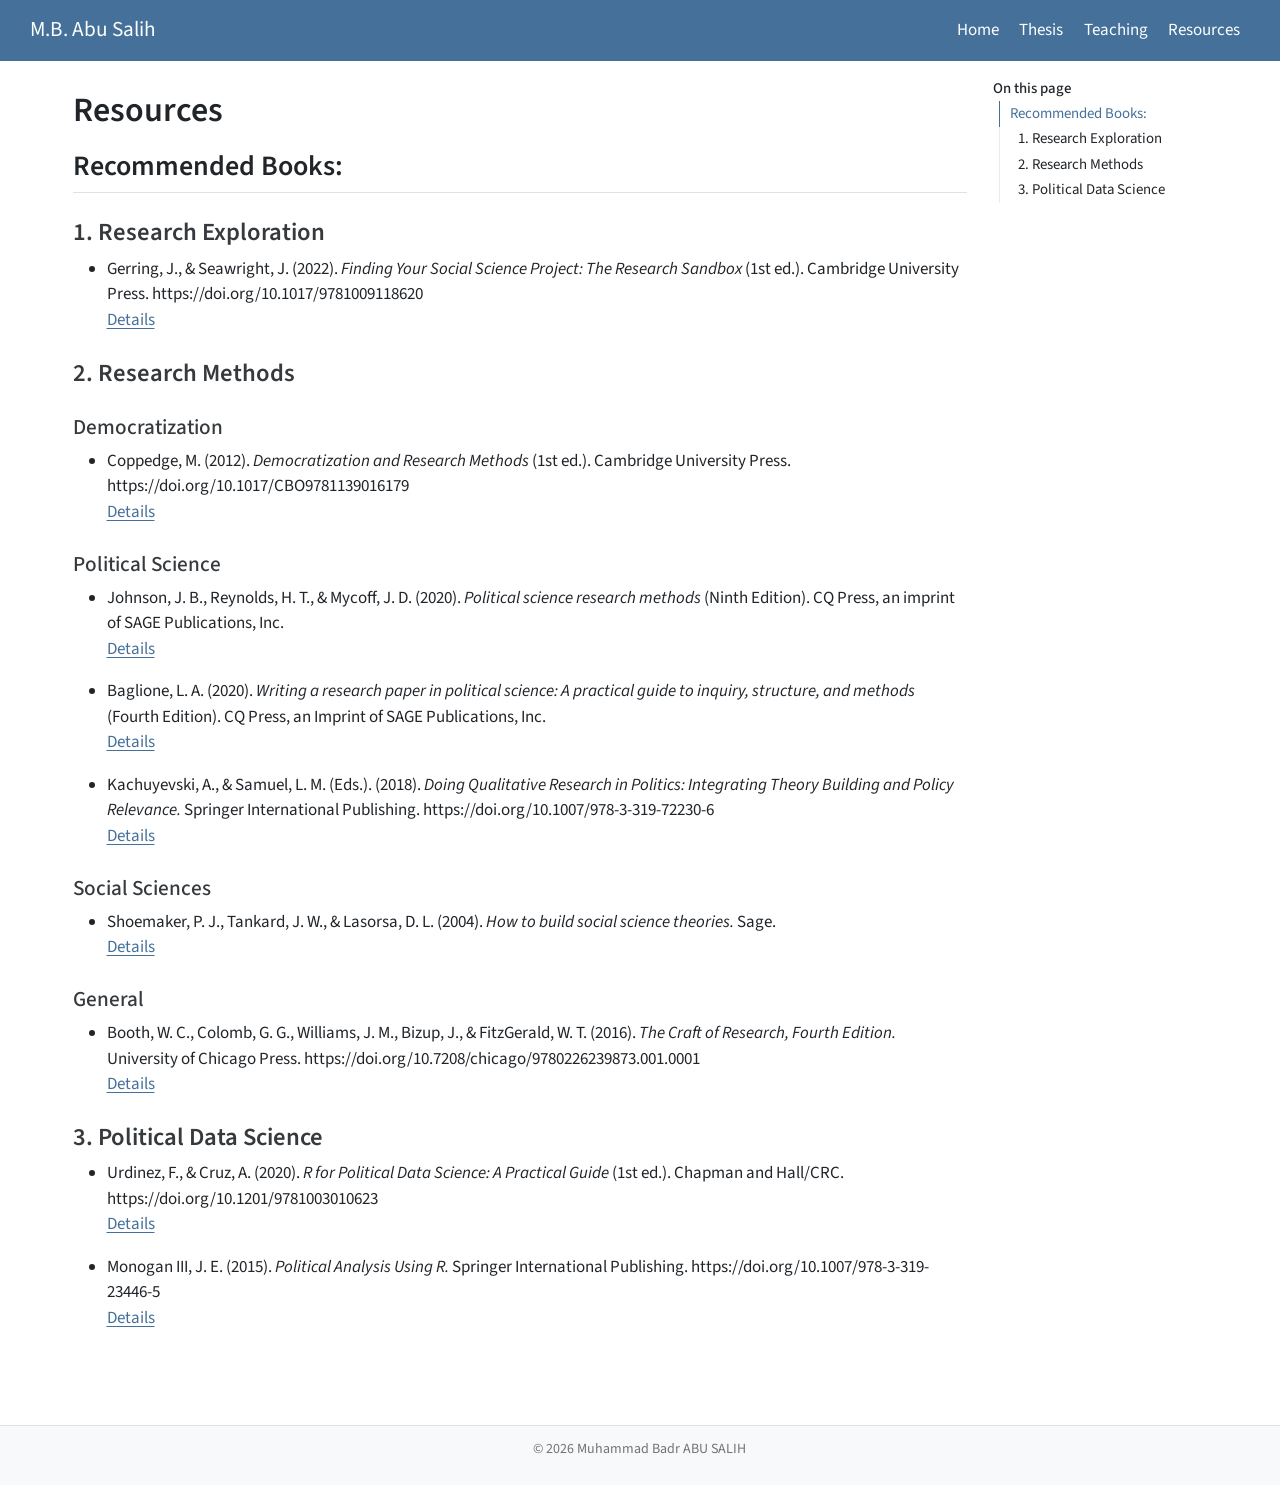
<file: resources.html>
<!DOCTYPE html>
<html xmlns="http://www.w3.org/1999/xhtml" lang="en" xml:lang="en"><head>

<meta charset="utf-8">
<meta name="generator" content="quarto-1.10.18">

<meta name="viewport" content="width=device-width, initial-scale=1.0, user-scalable=yes">


<title>Resources – Muhammad Badr ABU SALIH</title>
<style>
/* Default styles provided by pandoc.
** See https://pandoc.org/MANUAL.html#variables-for-html for config info.
*/
span.smallcaps{font-variant: small-caps;}
div.columns{display: flex; gap: 1.5em;}
div.column{flex: auto;}
@media screen {
div.columns{gap: min(4vw, 1.5em);}
div.column{overflow-x: auto;}
}
div.hanging-indent{margin-left: 1.5em; text-indent: -1.5em;}
ul.task-list{list-style: none;}
ul.task-list li input[type="checkbox"] {
  width: 0.8em;
  margin: 0 0.8em 0.2em -1em; /* quarto-specific, see https://github.com/quarto-dev/quarto-cli/issues/4556 */ 
  vertical-align: middle;
}
</style>


<script src="site_libs/quarto-nav/quarto-nav.js"></script>
<script src="site_libs/quarto-nav/headroom.min.js"></script>
<link href=".//assets/images/favicon-96.png" rel="icon" type="image/png">
<script src="site_libs/clipboard/clipboard.min.js"></script>
<script src="site_libs/quarto-html/quarto.js" type="module"></script>
<script src="site_libs/quarto-html/tabsets/tabsets.js" type="module"></script>
<script src="site_libs/quarto-html/popper.min.js"></script>
<script src="site_libs/quarto-html/tippy.umd.min.js"></script>
<script src="site_libs/quarto-html/anchor.min.js"></script>
<link href="site_libs/quarto-html/tippy.css" rel="stylesheet">
<link href="site_libs/quarto-html/quarto-syntax-highlighting-64a204ab8560d761af7679ceaba22944.css" rel="stylesheet" id="quarto-text-highlighting-styles">
<script src="site_libs/bootstrap/bootstrap.min.js"></script>
<link href="site_libs/bootstrap/bootstrap-icons.css" rel="stylesheet">
<link href="site_libs/bootstrap/bootstrap-dd0062d5137320617da700601c5d2816.min.css" rel="stylesheet" append-hash="true" id="quarto-bootstrap" data-mode="light">
<script id="quarto-search-options" type="application/json">{
  "language": {
    "search-no-results-text": "No results",
    "search-matching-documents-text": "matching documents",
    "search-copy-link-title": "Copy link to search",
    "search-hide-matches-text": "Hide additional matches",
    "search-more-match-text": "more match in this document",
    "search-more-matches-text": "more matches in this document",
    "search-clear-button-title": "Clear",
    "search-text-placeholder": "",
    "search-detached-cancel-button-title": "Cancel",
    "search-submit-button-title": "Submit",
    "search-label": "Search"
  }
}</script>
<meta name="google-site-verification" content="IsH7WWWy8e3yEqVgqZTDa41IrthkspiDjTShEE3wRg8">


</head>

<body class="nav-fixed quarto-light">

<div id="quarto-search-results"></div>
  <header id="quarto-header" class="headroom fixed-top">
    <nav class="navbar navbar-expand-lg " data-bs-theme="dark">
      <div class="navbar-container container-fluid">
      <div class="navbar-brand-container mx-auto">
    <a class="navbar-brand" href="./index.html">
    <span class="navbar-title">M.B. Abu Salih</span>
    </a>
  </div>
          <button class="navbar-toggler" type="button" data-bs-toggle="collapse" data-bs-target="#navbarCollapse" aria-controls="navbarCollapse" role="menu" aria-expanded="false" aria-label="Toggle navigation" onclick="if (window.quartoToggleHeadroom) { window.quartoToggleHeadroom(); }">
  <span class="navbar-toggler-icon"></span>
</button>
          <div class="collapse navbar-collapse" id="navbarCollapse">
            <ul class="navbar-nav navbar-nav-scroll ms-auto">
  <li class="nav-item">
    <a class="nav-link" href="./index.html"> 
<span class="menu-text">Home</span></a>
  </li>  
  <li class="nav-item">
    <a class="nav-link" href="./ma-thesis.html"> 
<span class="menu-text">Thesis</span></a>
  </li>  
  <li class="nav-item">
    <a class="nav-link" href="./teaching.html"> 
<span class="menu-text">Teaching</span></a>
  </li>  
  <li class="nav-item">
    <a class="nav-link active" href="./resources.html" aria-current="page"> 
<span class="menu-text">Resources</span></a>
  </li>  
</ul>
          </div> <!-- /navcollapse -->
            <div class="quarto-navbar-tools">
</div>
      </div> <!-- /container-fluid -->
    </nav>
</header>
<!-- content -->
<div id="quarto-content" class="quarto-container page-columns page-rows-contents page-layout-full page-navbar">
<!-- sidebar -->
<!-- margin-sidebar -->
    <div id="quarto-margin-sidebar" class="sidebar margin-sidebar">
        <nav id="TOC" role="doc-toc" class="toc-active">
    <h2 id="toc-title">On this page</h2>
   
  <ul>
  <li><a href="#recommended-books" id="toc-recommended-books" class="nav-link active" data-scroll-target="#recommended-books">Recommended Books:</a>
  <ul class="collapse">
  <li><a href="#research-exploration" id="toc-research-exploration" class="nav-link" data-scroll-target="#research-exploration">1. Research Exploration</a></li>
  <li><a href="#research-methods" id="toc-research-methods" class="nav-link" data-scroll-target="#research-methods">2. Research Methods</a></li>
  <li><a href="#political-data-science" id="toc-political-data-science" class="nav-link" data-scroll-target="#political-data-science">3. Political Data Science</a></li>
  </ul></li>
  </ul>
</nav>
    </div>
<!-- main -->
<main class="content column-page-left" id="quarto-document-content">

<header id="title-block-header" class="quarto-title-block default">
<div class="quarto-title">
<h1 class="title">Resources</h1>
</div>



<div class="quarto-title-meta column-page-left">

    
  
    
  </div>
  


</header>


<section id="recommended-books" class="level2">
<h2 class="anchored" data-anchor-id="recommended-books">Recommended Books:</h2>
<section id="research-exploration" class="level3">
<h3 class="anchored" data-anchor-id="research-exploration">1. Research Exploration</h3>
<ul>
<li>Gerring, J., &amp; Seawright, J. (2022). <em>Finding Your Social Science Project: The Research Sandbox</em> (1st ed.). Cambridge University Press. https://doi.org/10.1017/9781009118620<br>
<a href="https://doi.org/10.1017/9781009118620">Details</a></li>
</ul>
</section>
<section id="research-methods" class="level3">
<h3 class="anchored" data-anchor-id="research-methods">2. Research Methods</h3>
<section id="democratization" class="level4">
<h4 class="anchored" data-anchor-id="democratization">Democratization</h4>
<ul>
<li>Coppedge, M. (2012). <em>Democratization and Research Methods</em> (1st ed.). Cambridge University Press. https://doi.org/10.1017/CBO9781139016179<br>
<a href="https://doi.org/10.1017/CBO9781139016179">Details</a></li>
</ul>
</section>
<section id="political-science" class="level4">
<h4 class="anchored" data-anchor-id="political-science">Political Science</h4>
<ul>
<li><p>Johnson, J. B., Reynolds, H. T., &amp; Mycoff, J. D. (2020). <em>Political science research methods</em> (Ninth Edition). CQ Press, an imprint of SAGE Publications, Inc.<br>
<a href="https://us.sagepub.com/en-us/nam/political-science-research-methods/book257383">Details</a></p></li>
<li><p>Baglione, L. A. (2020). <em>Writing a research paper in political science: A practical guide to inquiry, structure, and methods</em> (Fourth Edition). CQ Press, an Imprint of SAGE Publications, Inc.<br>
<a href="https://us.sagepub.com/en-us/nam/writing-a-research-paper-in-political-science/book249472">Details</a></p></li>
<li><p>Kachuyevski, A., &amp; Samuel, L. M. (Eds.). (2018). <em>Doing Qualitative Research in Politics: Integrating Theory Building and Policy Relevance.</em> Springer International Publishing. https://doi.org/10.1007/978-3-319-72230-6<br>
<a href="https://doi.org/10.1007/978-3-319-72230-6">Details</a></p></li>
</ul>
</section>
<section id="social-sciences" class="level4">
<h4 class="anchored" data-anchor-id="social-sciences">Social Sciences</h4>
<ul>
<li>Shoemaker, P. J., Tankard, J. W., &amp; Lasorsa, D. L. (2004). <em>How to build social science theories.</em> Sage.<br>
<a href="https://us.sagepub.com/en-us/nam/how-to-build-social-science-theories/book225356">Details</a></li>
</ul>
</section>
<section id="general" class="level4">
<h4 class="anchored" data-anchor-id="general">General</h4>
<ul>
<li>Booth, W. C., Colomb, G. G., Williams, J. M., Bizup, J., &amp; FitzGerald, W. T. (2016). <em>The Craft of Research, Fourth Edition.</em> University of Chicago Press. https://doi.org/10.7208/chicago/9780226239873.001.0001<br>
<a href="https://doi.org/10.7208/chicago/9780226239873.001.0001">Details</a></li>
</ul>
</section>
</section>
<section id="political-data-science" class="level3">
<h3 class="anchored" data-anchor-id="political-data-science">3. Political Data Science</h3>
<ul>
<li><p>Urdinez, F., &amp; Cruz, A. (2020). <em>R for Political Data Science: A Practical Guide</em> (1st ed.). Chapman and Hall/CRC. https://doi.org/10.1201/9781003010623<br>
<a href="https://doi.org/10.1201/9781003010623">Details</a></p></li>
<li><p>Monogan III, J. E. (2015). <em>Political Analysis Using R.</em> Springer International Publishing. https://doi.org/10.1007/978-3-319-23446-5<br>
<a href="https://doi.org/10.1007/978-3-319-23446-5">Details</a></p></li>
</ul>


</section>
</section>

</main> <!-- /main -->
<script id="quarto-html-after-body" type="application/javascript">
  window.document.addEventListener("DOMContentLoaded", function (event) {
    const icon = "";
    const anchorJS = new window.AnchorJS();
    anchorJS.options = {
      placement: 'right',
      icon: icon
    };
    anchorJS.add('.anchored');
    const isCodeAnnotation = (el) => {
      for (const clz of el.classList) {
        if (clz.startsWith('code-annotation-')) {                     
          return true;
        }
      }
      return false;
    }
    const onCopySuccess = function(e) {
      // button target
      const button = e.trigger;
      // don't keep focus
      button.blur();
      // flash "checked"
      button.classList.add('code-copy-button-checked');
      var currentTitle = button.getAttribute("title");
      button.setAttribute("title", "Copied!");
      let tooltip;
      if (window.bootstrap) {
        button.setAttribute("data-bs-toggle", "tooltip");
        button.setAttribute("data-bs-placement", "left");
        button.setAttribute("data-bs-title", "Copied!");
        tooltip = new bootstrap.Tooltip(button, 
          { trigger: "manual", 
            customClass: "code-copy-button-tooltip",
            offset: [0, -8]});
        tooltip.show();    
      }
      setTimeout(function() {
        if (tooltip) {
          tooltip.hide();
          button.removeAttribute("data-bs-title");
          button.removeAttribute("data-bs-toggle");
          button.removeAttribute("data-bs-placement");
        }
        button.setAttribute("title", currentTitle);
        button.classList.remove('code-copy-button-checked');
      }, 1000);
      // clear code selection
      e.clearSelection();
    }
    const getTextToCopy = function(trigger) {
      const outerScaffold = trigger.parentElement.cloneNode(true);
      const codeEl = outerScaffold.querySelector('code');
      for (const childEl of codeEl.children) {
        if (isCodeAnnotation(childEl)) {
          childEl.remove();
        }
      }
      return codeEl.innerText;
    }
    const clipboard = new window.ClipboardJS('.code-copy-button:not([data-in-quarto-modal])', {
      text: getTextToCopy
    });
    clipboard.on('success', onCopySuccess);
    if (window.document.getElementById('quarto-embedded-source-code-modal')) {
      const clipboardModal = new window.ClipboardJS('.code-copy-button[data-in-quarto-modal]', {
        text: getTextToCopy,
        container: window.document.getElementById('quarto-embedded-source-code-modal')
      });
      clipboardModal.on('success', onCopySuccess);
    }
      var localhostRegex = new RegExp(/^(?:http|https):\/\/localhost\:?[0-9]*\//);
      var mailtoRegex = new RegExp(/^mailto:/);
        var filterRegex = new RegExp("https:\/\/abusalih\.com\/");
      var isInternal = (href) => {
          return filterRegex.test(href) || localhostRegex.test(href) || mailtoRegex.test(href);
      }
      // Inspect non-navigation links and adorn them if external
     var links = window.document.querySelectorAll('a[href]:not(.nav-link):not(.navbar-brand):not(.toc-action):not(.sidebar-link):not(.sidebar-item-toggle):not(.pagination-link):not(.no-external):not([aria-hidden]):not(.dropdown-item):not(.quarto-navigation-tool):not(.about-link)');
      for (var i=0; i<links.length; i++) {
        const link = links[i];
        if (!isInternal(link.href)) {
          // undo the damage that might have been done by quarto-nav.js in the case of
          // links that we want to consider external
          if (link.dataset.originalHref !== undefined) {
            link.href = link.dataset.originalHref;
          }
        }
      }
    function tippyHover(el, contentFn, onTriggerFn, onUntriggerFn) {
      const config = {
        allowHTML: true,
        maxWidth: 500,
        delay: 100,
        arrow: false,
        appendTo: function(el) {
            return el.parentElement;
        },
        interactive: true,
        interactiveBorder: 10,
        theme: 'quarto',
        placement: 'bottom-start',
      };
      if (contentFn) {
        config.content = contentFn;
      }
      if (onTriggerFn) {
        config.onTrigger = onTriggerFn;
      }
      if (onUntriggerFn) {
        config.onUntrigger = onUntriggerFn;
      }
      window.tippy(el, config); 
    }
    const noterefs = window.document.querySelectorAll('a[role="doc-noteref"]');
    for (var i=0; i<noterefs.length; i++) {
      const ref = noterefs[i];
      tippyHover(ref, function() {
        // use id or data attribute instead here
        let href = ref.getAttribute('data-footnote-href') || ref.getAttribute('href');
        try { href = new URL(href).hash; } catch {}
        const id = href.replace(/^#\/?/, "");
        const note = window.document.getElementById(id);
        if (note) {
          return note.innerHTML;
        } else {
          return "";
        }
      });
    }
    const xrefs = window.document.querySelectorAll('a.quarto-xref');
    const processXRef = (id, note) => {
      // Strip column container classes
      const stripColumnClz = (el) => {
        el.classList.remove("page-full", "page-columns");
        if (el.children) {
          for (const child of el.children) {
            stripColumnClz(child);
          }
        }
      }
      stripColumnClz(note)
      if (id === null || id.startsWith('sec-')) {
        // Special case sections, only their first couple elements
        const container = document.createElement("div");
        if (note.children && note.children.length > 2) {
          container.appendChild(note.children[0].cloneNode(true));
          for (let i = 1; i < note.children.length; i++) {
            const child = note.children[i];
            if (child.tagName === "P" && child.innerText === "") {
              continue;
            } else {
              container.appendChild(child.cloneNode(true));
              break;
            }
          }
          if (window.Quarto?.typesetMath) {
            window.Quarto.typesetMath(container);
          }
          return container.innerHTML
        } else {
          if (window.Quarto?.typesetMath) {
            window.Quarto.typesetMath(note);
          }
          return note.innerHTML;
        }
      } else {
        // Remove any anchor links if they are present
        const anchorLink = note.querySelector('a.anchorjs-link');
        if (anchorLink) {
          anchorLink.remove();
        }
        if (window.Quarto?.typesetMath) {
          window.Quarto.typesetMath(note);
        }
        if (note.classList.contains("callout")) {
          return note.outerHTML;
        } else {
          return note.innerHTML;
        }
      }
    }
    for (var i=0; i<xrefs.length; i++) {
      const xref = xrefs[i];
      tippyHover(xref, undefined, function(instance) {
        instance.disable();
        let url = xref.getAttribute('href');
        let hash = undefined; 
        if (url.startsWith('#')) {
          hash = url;
        } else {
          try { hash = new URL(url).hash; } catch {}
        }
        if (hash) {
          const id = hash.replace(/^#\/?/, "");
          const note = window.document.getElementById(id);
          if (note !== null) {
            try {
              const html = processXRef(id, note.cloneNode(true));
              instance.setContent(html);
            } finally {
              instance.enable();
              instance.show();
            }
          } else {
            // See if we can fetch this
            fetch(url.split('#')[0])
            .then(res => res.text())
            .then(html => {
              const parser = new DOMParser();
              const htmlDoc = parser.parseFromString(html, "text/html");
              const note = htmlDoc.getElementById(id);
              if (note !== null) {
                const html = processXRef(id, note);
                instance.setContent(html);
              } 
            }).finally(() => {
              instance.enable();
              instance.show();
            });
          }
        } else {
          // See if we can fetch a full url (with no hash to target)
          // This is a special case and we should probably do some content thinning / targeting
          fetch(url)
          .then(res => res.text())
          .then(html => {
            const parser = new DOMParser();
            const htmlDoc = parser.parseFromString(html, "text/html");
            const note = htmlDoc.querySelector('main.content');
            if (note !== null) {
              // This should only happen for chapter cross references
              // (since there is no id in the URL)
              // remove the first header
              if (note.children.length > 0 && note.children[0].tagName === "HEADER") {
                note.children[0].remove();
              }
              const html = processXRef(null, note);
              instance.setContent(html);
            } 
          }).finally(() => {
            instance.enable();
            instance.show();
          });
        }
      }, function(instance) {
      });
    }
        let selectedAnnoteEl;
        const selectorForAnnotation = ( cell, annotation) => {
          let cellAttr = 'data-code-cell="' + cell + '"';
          let lineAttr = 'data-code-annotation="' +  annotation + '"';
          const selector = 'span[' + cellAttr + '][' + lineAttr + ']';
          return selector;
        }
        const selectCodeLines = (annoteEl) => {
          const doc = window.document;
          const targetCell = annoteEl.getAttribute("data-target-cell");
          const targetAnnotation = annoteEl.getAttribute("data-target-annotation");
          const annoteSpan = window.document.querySelector(selectorForAnnotation(targetCell, targetAnnotation));
          const lines = annoteSpan.getAttribute("data-code-lines").split(",");
          const lineIds = lines.map((line) => {
            return targetCell + "-" + line;
          })
          let top = null;
          let height = null;
          let parent = null;
          if (lineIds.length > 0) {
              //compute the position of the single el (top and bottom and make a div)
              const el = window.document.getElementById(lineIds[0]);
              top = el.offsetTop;
              height = el.offsetHeight;
              parent = el.parentElement.parentElement;
            if (lineIds.length > 1) {
              const lastEl = window.document.getElementById(lineIds[lineIds.length - 1]);
              const bottom = lastEl.offsetTop + lastEl.offsetHeight;
              height = bottom - top;
            }
            if (top !== null && height !== null && parent !== null) {
              // cook up a div (if necessary) and position it 
              let div = window.document.getElementById("code-annotation-line-highlight");
              if (div === null) {
                div = window.document.createElement("div");
                div.setAttribute("id", "code-annotation-line-highlight");
                div.style.position = 'absolute';
                parent.appendChild(div);
              }
              div.style.top = top - 2 + "px";
              div.style.height = height + 4 + "px";
              div.style.left = 0;
              let gutterDiv = window.document.getElementById("code-annotation-line-highlight-gutter");
              if (gutterDiv === null) {
                gutterDiv = window.document.createElement("div");
                gutterDiv.setAttribute("id", "code-annotation-line-highlight-gutter");
                gutterDiv.style.position = 'absolute';
                const codeCell = window.document.getElementById(targetCell);
                const gutter = codeCell.querySelector('.code-annotation-gutter');
                gutter.appendChild(gutterDiv);
              }
              gutterDiv.style.top = top - 2 + "px";
              gutterDiv.style.height = height + 4 + "px";
            }
            selectedAnnoteEl = annoteEl;
          }
        };
        const unselectCodeLines = () => {
          const elementsIds = ["code-annotation-line-highlight", "code-annotation-line-highlight-gutter"];
          elementsIds.forEach((elId) => {
            const div = window.document.getElementById(elId);
            if (div) {
              div.remove();
            }
          });
          selectedAnnoteEl = undefined;
        };
          // Handle positioning of the toggle
      window.addEventListener(
        "resize",
        throttle(() => {
          elRect = undefined;
          if (selectedAnnoteEl) {
            selectCodeLines(selectedAnnoteEl);
          }
        }, 10)
      );
      function throttle(fn, ms) {
      let throttle = false;
      let timer;
        return (...args) => {
          if(!throttle) { // first call gets through
              fn.apply(this, args);
              throttle = true;
          } else { // all the others get throttled
              if(timer) clearTimeout(timer); // cancel #2
              timer = setTimeout(() => {
                fn.apply(this, args);
                timer = throttle = false;
              }, ms);
          }
        };
      }
        // Attach click handler to the DT
        const annoteDls = window.document.querySelectorAll('dt[data-target-cell]');
        for (const annoteDlNode of annoteDls) {
          annoteDlNode.addEventListener('click', (event) => {
            const clickedEl = event.target;
            if (clickedEl !== selectedAnnoteEl) {
              unselectCodeLines();
              const activeEl = window.document.querySelector('dt[data-target-cell].code-annotation-active');
              if (activeEl) {
                activeEl.classList.remove('code-annotation-active');
              }
              selectCodeLines(clickedEl);
              clickedEl.classList.add('code-annotation-active');
            } else {
              // Unselect the line
              unselectCodeLines();
              clickedEl.classList.remove('code-annotation-active');
            }
          });
        }
    const findCites = (el) => {
      const parentEl = el.parentElement;
      if (parentEl) {
        const cites = parentEl.dataset.cites;
        if (cites) {
          return {
            el,
            cites: cites.split(' ')
          };
        } else {
          return findCites(el.parentElement)
        }
      } else {
        return undefined;
      }
    };
    var bibliorefs = window.document.querySelectorAll('a[role="doc-biblioref"]');
    for (var i=0; i<bibliorefs.length; i++) {
      const ref = bibliorefs[i];
      const citeInfo = findCites(ref);
      if (citeInfo) {
        tippyHover(citeInfo.el, function() {
          var popup = window.document.createElement('div');
          citeInfo.cites.forEach(function(cite) {
            var citeDiv = window.document.createElement('div');
            citeDiv.classList.add('hanging-indent');
            citeDiv.classList.add('csl-entry');
            var biblioDiv = window.document.getElementById('ref-' + cite);
            if (biblioDiv) {
              citeDiv.innerHTML = biblioDiv.innerHTML;
            }
            popup.appendChild(citeDiv);
          });
          return popup.innerHTML;
        });
      }
    }
  });
  </script>
</div> <!-- /content -->
<footer class="footer">
  <div class="nav-footer">
    <div class="nav-footer-left">
      &nbsp;
    </div>   
    <div class="nav-footer-center">
      <ul class="footer-items list-unstyled">
    <li class="nav-item">
 © 2026 Muhammad Badr ABU SALIH
  </li>  
</ul>
    </div>
    <div class="nav-footer-right">
      &nbsp;
    </div>
  </div>
</footer>




</body></html>
</file>
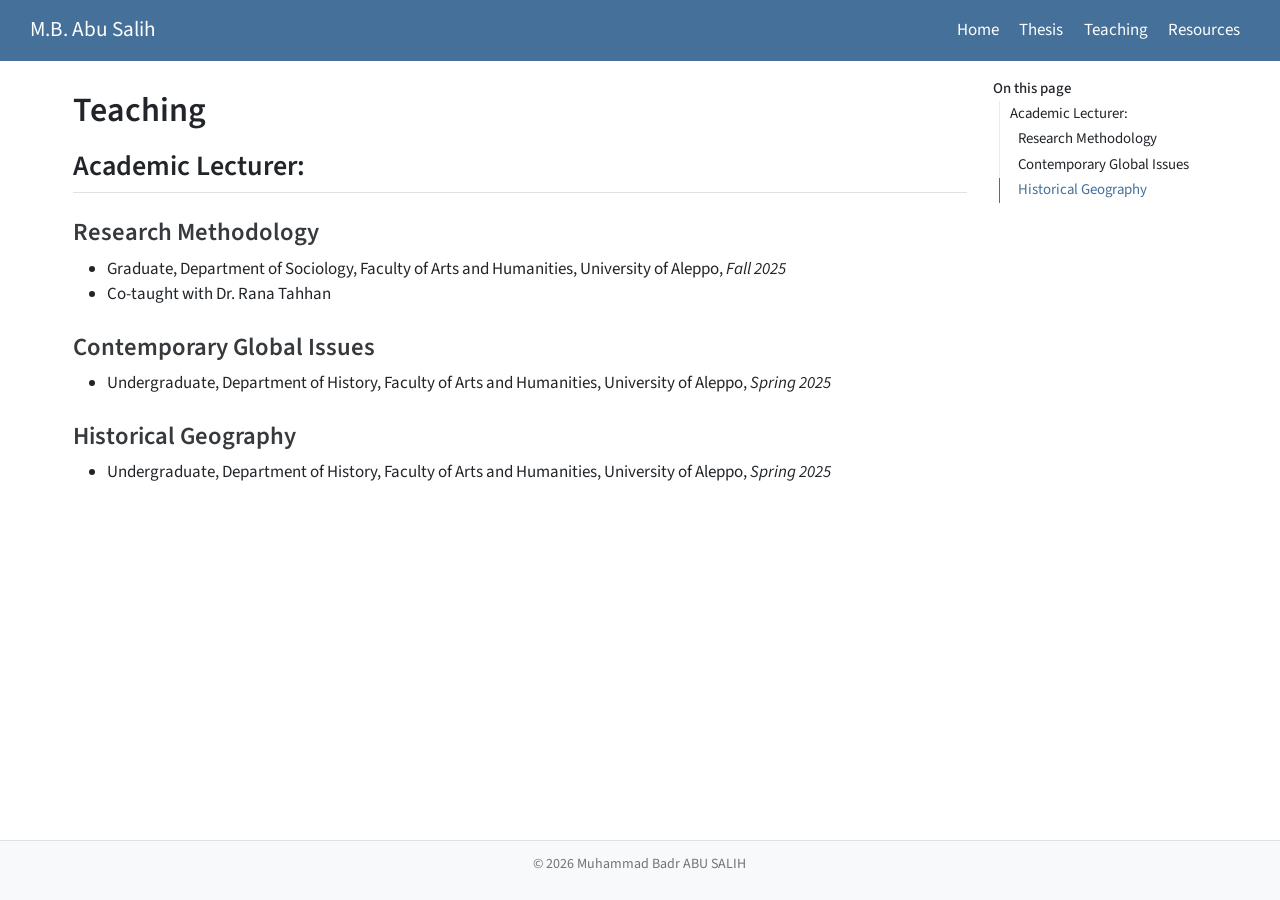
<file: teaching.html>
<!DOCTYPE html>
<html xmlns="http://www.w3.org/1999/xhtml" lang="en" xml:lang="en"><head>

<meta charset="utf-8">
<meta name="generator" content="quarto-1.10.18">

<meta name="viewport" content="width=device-width, initial-scale=1.0, user-scalable=yes">


<title>Teaching – Muhammad Badr ABU SALIH</title>
<style>
/* Default styles provided by pandoc.
** See https://pandoc.org/MANUAL.html#variables-for-html for config info.
*/
span.smallcaps{font-variant: small-caps;}
div.columns{display: flex; gap: 1.5em;}
div.column{flex: auto;}
@media screen {
div.columns{gap: min(4vw, 1.5em);}
div.column{overflow-x: auto;}
}
div.hanging-indent{margin-left: 1.5em; text-indent: -1.5em;}
ul.task-list{list-style: none;}
ul.task-list li input[type="checkbox"] {
  width: 0.8em;
  margin: 0 0.8em 0.2em -1em; /* quarto-specific, see https://github.com/quarto-dev/quarto-cli/issues/4556 */ 
  vertical-align: middle;
}
</style>


<script src="site_libs/quarto-nav/quarto-nav.js"></script>
<script src="site_libs/quarto-nav/headroom.min.js"></script>
<link href=".//assets/images/favicon-96.png" rel="icon" type="image/png">
<script src="site_libs/clipboard/clipboard.min.js"></script>
<script src="site_libs/quarto-html/quarto.js" type="module"></script>
<script src="site_libs/quarto-html/tabsets/tabsets.js" type="module"></script>
<script src="site_libs/quarto-html/popper.min.js"></script>
<script src="site_libs/quarto-html/tippy.umd.min.js"></script>
<script src="site_libs/quarto-html/anchor.min.js"></script>
<link href="site_libs/quarto-html/tippy.css" rel="stylesheet">
<link href="site_libs/quarto-html/quarto-syntax-highlighting-64a204ab8560d761af7679ceaba22944.css" rel="stylesheet" id="quarto-text-highlighting-styles">
<script src="site_libs/bootstrap/bootstrap.min.js"></script>
<link href="site_libs/bootstrap/bootstrap-icons.css" rel="stylesheet">
<link href="site_libs/bootstrap/bootstrap-dd0062d5137320617da700601c5d2816.min.css" rel="stylesheet" append-hash="true" id="quarto-bootstrap" data-mode="light">
<script id="quarto-search-options" type="application/json">{
  "language": {
    "search-no-results-text": "No results",
    "search-matching-documents-text": "matching documents",
    "search-copy-link-title": "Copy link to search",
    "search-hide-matches-text": "Hide additional matches",
    "search-more-match-text": "more match in this document",
    "search-more-matches-text": "more matches in this document",
    "search-clear-button-title": "Clear",
    "search-text-placeholder": "",
    "search-detached-cancel-button-title": "Cancel",
    "search-submit-button-title": "Submit",
    "search-label": "Search"
  }
}</script>
<meta name="google-site-verification" content="IsH7WWWy8e3yEqVgqZTDa41IrthkspiDjTShEE3wRg8">


</head>

<body class="nav-fixed quarto-light">

<div id="quarto-search-results"></div>
  <header id="quarto-header" class="headroom fixed-top">
    <nav class="navbar navbar-expand-lg " data-bs-theme="dark">
      <div class="navbar-container container-fluid">
      <div class="navbar-brand-container mx-auto">
    <a class="navbar-brand" href="./index.html">
    <span class="navbar-title">M.B. Abu Salih</span>
    </a>
  </div>
          <button class="navbar-toggler" type="button" data-bs-toggle="collapse" data-bs-target="#navbarCollapse" aria-controls="navbarCollapse" role="menu" aria-expanded="false" aria-label="Toggle navigation" onclick="if (window.quartoToggleHeadroom) { window.quartoToggleHeadroom(); }">
  <span class="navbar-toggler-icon"></span>
</button>
          <div class="collapse navbar-collapse" id="navbarCollapse">
            <ul class="navbar-nav navbar-nav-scroll ms-auto">
  <li class="nav-item">
    <a class="nav-link" href="./index.html"> 
<span class="menu-text">Home</span></a>
  </li>  
  <li class="nav-item">
    <a class="nav-link" href="./ma-thesis.html"> 
<span class="menu-text">Thesis</span></a>
  </li>  
  <li class="nav-item">
    <a class="nav-link active" href="./teaching.html" aria-current="page"> 
<span class="menu-text">Teaching</span></a>
  </li>  
  <li class="nav-item">
    <a class="nav-link" href="./resources.html"> 
<span class="menu-text">Resources</span></a>
  </li>  
</ul>
          </div> <!-- /navcollapse -->
            <div class="quarto-navbar-tools">
</div>
      </div> <!-- /container-fluid -->
    </nav>
</header>
<!-- content -->
<div id="quarto-content" class="quarto-container page-columns page-rows-contents page-layout-full page-navbar">
<!-- sidebar -->
<!-- margin-sidebar -->
    <div id="quarto-margin-sidebar" class="sidebar margin-sidebar">
        <nav id="TOC" role="doc-toc" class="toc-active">
    <h2 id="toc-title">On this page</h2>
   
  <ul>
  <li><a href="#academic-lecturer" id="toc-academic-lecturer" class="nav-link active" data-scroll-target="#academic-lecturer">Academic Lecturer:</a>
  <ul class="collapse">
  <li><a href="#research-methodology" id="toc-research-methodology" class="nav-link" data-scroll-target="#research-methodology">Research Methodology</a></li>
  <li><a href="#contemporary-global-issues" id="toc-contemporary-global-issues" class="nav-link" data-scroll-target="#contemporary-global-issues">Contemporary Global Issues</a></li>
  <li><a href="#historical-geography" id="toc-historical-geography" class="nav-link" data-scroll-target="#historical-geography">Historical Geography</a></li>
  </ul></li>
  </ul>
</nav>
    </div>
<!-- main -->
<main class="content column-page-left" id="quarto-document-content">

<header id="title-block-header" class="quarto-title-block default">
<div class="quarto-title">
<h1 class="title">Teaching</h1>
</div>



<div class="quarto-title-meta column-page-left">

    
  
    
  </div>
  


</header>


<section id="academic-lecturer" class="level2">
<h2 class="anchored" data-anchor-id="academic-lecturer">Academic Lecturer:</h2>
<section id="research-methodology" class="level3">
<h3 class="anchored" data-anchor-id="research-methodology">Research Methodology</h3>
<ul>
<li>Graduate, Department of Sociology, Faculty of Arts and Humanities, University of Aleppo, <em>Fall 2025</em></li>
<li>Co-taught with Dr.&nbsp;Rana Tahhan</li>
</ul>
</section>
<section id="contemporary-global-issues" class="level3">
<h3 class="anchored" data-anchor-id="contemporary-global-issues">Contemporary Global Issues</h3>
<ul>
<li>Undergraduate, Department of History, Faculty of Arts and Humanities, University of Aleppo, <em>Spring 2025</em></li>
</ul>
</section>
<section id="historical-geography" class="level3">
<h3 class="anchored" data-anchor-id="historical-geography">Historical Geography</h3>
<ul>
<li>Undergraduate, Department of History, Faculty of Arts and Humanities, University of Aleppo, <em>Spring 2025</em></li>
</ul>


</section>
</section>

</main> <!-- /main -->
<script id="quarto-html-after-body" type="application/javascript">
  window.document.addEventListener("DOMContentLoaded", function (event) {
    const icon = "";
    const anchorJS = new window.AnchorJS();
    anchorJS.options = {
      placement: 'right',
      icon: icon
    };
    anchorJS.add('.anchored');
    const isCodeAnnotation = (el) => {
      for (const clz of el.classList) {
        if (clz.startsWith('code-annotation-')) {                     
          return true;
        }
      }
      return false;
    }
    const onCopySuccess = function(e) {
      // button target
      const button = e.trigger;
      // don't keep focus
      button.blur();
      // flash "checked"
      button.classList.add('code-copy-button-checked');
      var currentTitle = button.getAttribute("title");
      button.setAttribute("title", "Copied!");
      let tooltip;
      if (window.bootstrap) {
        button.setAttribute("data-bs-toggle", "tooltip");
        button.setAttribute("data-bs-placement", "left");
        button.setAttribute("data-bs-title", "Copied!");
        tooltip = new bootstrap.Tooltip(button, 
          { trigger: "manual", 
            customClass: "code-copy-button-tooltip",
            offset: [0, -8]});
        tooltip.show();    
      }
      setTimeout(function() {
        if (tooltip) {
          tooltip.hide();
          button.removeAttribute("data-bs-title");
          button.removeAttribute("data-bs-toggle");
          button.removeAttribute("data-bs-placement");
        }
        button.setAttribute("title", currentTitle);
        button.classList.remove('code-copy-button-checked');
      }, 1000);
      // clear code selection
      e.clearSelection();
    }
    const getTextToCopy = function(trigger) {
      const outerScaffold = trigger.parentElement.cloneNode(true);
      const codeEl = outerScaffold.querySelector('code');
      for (const childEl of codeEl.children) {
        if (isCodeAnnotation(childEl)) {
          childEl.remove();
        }
      }
      return codeEl.innerText;
    }
    const clipboard = new window.ClipboardJS('.code-copy-button:not([data-in-quarto-modal])', {
      text: getTextToCopy
    });
    clipboard.on('success', onCopySuccess);
    if (window.document.getElementById('quarto-embedded-source-code-modal')) {
      const clipboardModal = new window.ClipboardJS('.code-copy-button[data-in-quarto-modal]', {
        text: getTextToCopy,
        container: window.document.getElementById('quarto-embedded-source-code-modal')
      });
      clipboardModal.on('success', onCopySuccess);
    }
      var localhostRegex = new RegExp(/^(?:http|https):\/\/localhost\:?[0-9]*\//);
      var mailtoRegex = new RegExp(/^mailto:/);
        var filterRegex = new RegExp("https:\/\/abusalih\.com\/");
      var isInternal = (href) => {
          return filterRegex.test(href) || localhostRegex.test(href) || mailtoRegex.test(href);
      }
      // Inspect non-navigation links and adorn them if external
     var links = window.document.querySelectorAll('a[href]:not(.nav-link):not(.navbar-brand):not(.toc-action):not(.sidebar-link):not(.sidebar-item-toggle):not(.pagination-link):not(.no-external):not([aria-hidden]):not(.dropdown-item):not(.quarto-navigation-tool):not(.about-link)');
      for (var i=0; i<links.length; i++) {
        const link = links[i];
        if (!isInternal(link.href)) {
          // undo the damage that might have been done by quarto-nav.js in the case of
          // links that we want to consider external
          if (link.dataset.originalHref !== undefined) {
            link.href = link.dataset.originalHref;
          }
        }
      }
    function tippyHover(el, contentFn, onTriggerFn, onUntriggerFn) {
      const config = {
        allowHTML: true,
        maxWidth: 500,
        delay: 100,
        arrow: false,
        appendTo: function(el) {
            return el.parentElement;
        },
        interactive: true,
        interactiveBorder: 10,
        theme: 'quarto',
        placement: 'bottom-start',
      };
      if (contentFn) {
        config.content = contentFn;
      }
      if (onTriggerFn) {
        config.onTrigger = onTriggerFn;
      }
      if (onUntriggerFn) {
        config.onUntrigger = onUntriggerFn;
      }
      window.tippy(el, config); 
    }
    const noterefs = window.document.querySelectorAll('a[role="doc-noteref"]');
    for (var i=0; i<noterefs.length; i++) {
      const ref = noterefs[i];
      tippyHover(ref, function() {
        // use id or data attribute instead here
        let href = ref.getAttribute('data-footnote-href') || ref.getAttribute('href');
        try { href = new URL(href).hash; } catch {}
        const id = href.replace(/^#\/?/, "");
        const note = window.document.getElementById(id);
        if (note) {
          return note.innerHTML;
        } else {
          return "";
        }
      });
    }
    const xrefs = window.document.querySelectorAll('a.quarto-xref');
    const processXRef = (id, note) => {
      // Strip column container classes
      const stripColumnClz = (el) => {
        el.classList.remove("page-full", "page-columns");
        if (el.children) {
          for (const child of el.children) {
            stripColumnClz(child);
          }
        }
      }
      stripColumnClz(note)
      if (id === null || id.startsWith('sec-')) {
        // Special case sections, only their first couple elements
        const container = document.createElement("div");
        if (note.children && note.children.length > 2) {
          container.appendChild(note.children[0].cloneNode(true));
          for (let i = 1; i < note.children.length; i++) {
            const child = note.children[i];
            if (child.tagName === "P" && child.innerText === "") {
              continue;
            } else {
              container.appendChild(child.cloneNode(true));
              break;
            }
          }
          if (window.Quarto?.typesetMath) {
            window.Quarto.typesetMath(container);
          }
          return container.innerHTML
        } else {
          if (window.Quarto?.typesetMath) {
            window.Quarto.typesetMath(note);
          }
          return note.innerHTML;
        }
      } else {
        // Remove any anchor links if they are present
        const anchorLink = note.querySelector('a.anchorjs-link');
        if (anchorLink) {
          anchorLink.remove();
        }
        if (window.Quarto?.typesetMath) {
          window.Quarto.typesetMath(note);
        }
        if (note.classList.contains("callout")) {
          return note.outerHTML;
        } else {
          return note.innerHTML;
        }
      }
    }
    for (var i=0; i<xrefs.length; i++) {
      const xref = xrefs[i];
      tippyHover(xref, undefined, function(instance) {
        instance.disable();
        let url = xref.getAttribute('href');
        let hash = undefined; 
        if (url.startsWith('#')) {
          hash = url;
        } else {
          try { hash = new URL(url).hash; } catch {}
        }
        if (hash) {
          const id = hash.replace(/^#\/?/, "");
          const note = window.document.getElementById(id);
          if (note !== null) {
            try {
              const html = processXRef(id, note.cloneNode(true));
              instance.setContent(html);
            } finally {
              instance.enable();
              instance.show();
            }
          } else {
            // See if we can fetch this
            fetch(url.split('#')[0])
            .then(res => res.text())
            .then(html => {
              const parser = new DOMParser();
              const htmlDoc = parser.parseFromString(html, "text/html");
              const note = htmlDoc.getElementById(id);
              if (note !== null) {
                const html = processXRef(id, note);
                instance.setContent(html);
              } 
            }).finally(() => {
              instance.enable();
              instance.show();
            });
          }
        } else {
          // See if we can fetch a full url (with no hash to target)
          // This is a special case and we should probably do some content thinning / targeting
          fetch(url)
          .then(res => res.text())
          .then(html => {
            const parser = new DOMParser();
            const htmlDoc = parser.parseFromString(html, "text/html");
            const note = htmlDoc.querySelector('main.content');
            if (note !== null) {
              // This should only happen for chapter cross references
              // (since there is no id in the URL)
              // remove the first header
              if (note.children.length > 0 && note.children[0].tagName === "HEADER") {
                note.children[0].remove();
              }
              const html = processXRef(null, note);
              instance.setContent(html);
            } 
          }).finally(() => {
            instance.enable();
            instance.show();
          });
        }
      }, function(instance) {
      });
    }
        let selectedAnnoteEl;
        const selectorForAnnotation = ( cell, annotation) => {
          let cellAttr = 'data-code-cell="' + cell + '"';
          let lineAttr = 'data-code-annotation="' +  annotation + '"';
          const selector = 'span[' + cellAttr + '][' + lineAttr + ']';
          return selector;
        }
        const selectCodeLines = (annoteEl) => {
          const doc = window.document;
          const targetCell = annoteEl.getAttribute("data-target-cell");
          const targetAnnotation = annoteEl.getAttribute("data-target-annotation");
          const annoteSpan = window.document.querySelector(selectorForAnnotation(targetCell, targetAnnotation));
          const lines = annoteSpan.getAttribute("data-code-lines").split(",");
          const lineIds = lines.map((line) => {
            return targetCell + "-" + line;
          })
          let top = null;
          let height = null;
          let parent = null;
          if (lineIds.length > 0) {
              //compute the position of the single el (top and bottom and make a div)
              const el = window.document.getElementById(lineIds[0]);
              top = el.offsetTop;
              height = el.offsetHeight;
              parent = el.parentElement.parentElement;
            if (lineIds.length > 1) {
              const lastEl = window.document.getElementById(lineIds[lineIds.length - 1]);
              const bottom = lastEl.offsetTop + lastEl.offsetHeight;
              height = bottom - top;
            }
            if (top !== null && height !== null && parent !== null) {
              // cook up a div (if necessary) and position it 
              let div = window.document.getElementById("code-annotation-line-highlight");
              if (div === null) {
                div = window.document.createElement("div");
                div.setAttribute("id", "code-annotation-line-highlight");
                div.style.position = 'absolute';
                parent.appendChild(div);
              }
              div.style.top = top - 2 + "px";
              div.style.height = height + 4 + "px";
              div.style.left = 0;
              let gutterDiv = window.document.getElementById("code-annotation-line-highlight-gutter");
              if (gutterDiv === null) {
                gutterDiv = window.document.createElement("div");
                gutterDiv.setAttribute("id", "code-annotation-line-highlight-gutter");
                gutterDiv.style.position = 'absolute';
                const codeCell = window.document.getElementById(targetCell);
                const gutter = codeCell.querySelector('.code-annotation-gutter');
                gutter.appendChild(gutterDiv);
              }
              gutterDiv.style.top = top - 2 + "px";
              gutterDiv.style.height = height + 4 + "px";
            }
            selectedAnnoteEl = annoteEl;
          }
        };
        const unselectCodeLines = () => {
          const elementsIds = ["code-annotation-line-highlight", "code-annotation-line-highlight-gutter"];
          elementsIds.forEach((elId) => {
            const div = window.document.getElementById(elId);
            if (div) {
              div.remove();
            }
          });
          selectedAnnoteEl = undefined;
        };
          // Handle positioning of the toggle
      window.addEventListener(
        "resize",
        throttle(() => {
          elRect = undefined;
          if (selectedAnnoteEl) {
            selectCodeLines(selectedAnnoteEl);
          }
        }, 10)
      );
      function throttle(fn, ms) {
      let throttle = false;
      let timer;
        return (...args) => {
          if(!throttle) { // first call gets through
              fn.apply(this, args);
              throttle = true;
          } else { // all the others get throttled
              if(timer) clearTimeout(timer); // cancel #2
              timer = setTimeout(() => {
                fn.apply(this, args);
                timer = throttle = false;
              }, ms);
          }
        };
      }
        // Attach click handler to the DT
        const annoteDls = window.document.querySelectorAll('dt[data-target-cell]');
        for (const annoteDlNode of annoteDls) {
          annoteDlNode.addEventListener('click', (event) => {
            const clickedEl = event.target;
            if (clickedEl !== selectedAnnoteEl) {
              unselectCodeLines();
              const activeEl = window.document.querySelector('dt[data-target-cell].code-annotation-active');
              if (activeEl) {
                activeEl.classList.remove('code-annotation-active');
              }
              selectCodeLines(clickedEl);
              clickedEl.classList.add('code-annotation-active');
            } else {
              // Unselect the line
              unselectCodeLines();
              clickedEl.classList.remove('code-annotation-active');
            }
          });
        }
    const findCites = (el) => {
      const parentEl = el.parentElement;
      if (parentEl) {
        const cites = parentEl.dataset.cites;
        if (cites) {
          return {
            el,
            cites: cites.split(' ')
          };
        } else {
          return findCites(el.parentElement)
        }
      } else {
        return undefined;
      }
    };
    var bibliorefs = window.document.querySelectorAll('a[role="doc-biblioref"]');
    for (var i=0; i<bibliorefs.length; i++) {
      const ref = bibliorefs[i];
      const citeInfo = findCites(ref);
      if (citeInfo) {
        tippyHover(citeInfo.el, function() {
          var popup = window.document.createElement('div');
          citeInfo.cites.forEach(function(cite) {
            var citeDiv = window.document.createElement('div');
            citeDiv.classList.add('hanging-indent');
            citeDiv.classList.add('csl-entry');
            var biblioDiv = window.document.getElementById('ref-' + cite);
            if (biblioDiv) {
              citeDiv.innerHTML = biblioDiv.innerHTML;
            }
            popup.appendChild(citeDiv);
          });
          return popup.innerHTML;
        });
      }
    }
  });
  </script>
</div> <!-- /content -->
<footer class="footer">
  <div class="nav-footer">
    <div class="nav-footer-left">
      &nbsp;
    </div>   
    <div class="nav-footer-center">
      <ul class="footer-items list-unstyled">
    <li class="nav-item">
 © 2026 Muhammad Badr ABU SALIH
  </li>  
</ul>
    </div>
    <div class="nav-footer-right">
      &nbsp;
    </div>
  </div>
</footer>




</body></html>
</file>
<file: site_libs/quarto-html/tippy.css>
.tippy-box[data-animation=fade][data-state=hidden]{opacity:0}[data-tippy-root]{max-width:calc(100vw - 10px)}.tippy-box{position:relative;background-color:#333;color:#fff;border-radius:4px;font-size:14px;line-height:1.4;white-space:normal;outline:0;transition-property:transform,visibility,opacity}.tippy-box[data-placement^=top]>.tippy-arrow{bottom:0}.tippy-box[data-placement^=top]>.tippy-arrow:before{bottom:-7px;left:0;border-width:8px 8px 0;border-top-color:initial;transform-origin:center top}.tippy-box[data-placement^=bottom]>.tippy-arrow{top:0}.tippy-box[data-placement^=bottom]>.tippy-arrow:before{top:-7px;left:0;border-width:0 8px 8px;border-bottom-color:initial;transform-origin:center bottom}.tippy-box[data-placement^=left]>.tippy-arrow{right:0}.tippy-box[data-placement^=left]>.tippy-arrow:before{border-width:8px 0 8px 8px;border-left-color:initial;right:-7px;transform-origin:center left}.tippy-box[data-placement^=right]>.tippy-arrow{left:0}.tippy-box[data-placement^=right]>.tippy-arrow:before{left:-7px;border-width:8px 8px 8px 0;border-right-color:initial;transform-origin:center right}.tippy-box[data-inertia][data-state=visible]{transition-timing-function:cubic-bezier(.54,1.5,.38,1.11)}.tippy-arrow{width:16px;height:16px;color:#333}.tippy-arrow:before{content:"";position:absolute;border-color:transparent;border-style:solid}.tippy-content{position:relative;padding:5px 9px;z-index:1}
</file>
<file: site_libs/quarto-html/quarto-syntax-highlighting-64a204ab8560d761af7679ceaba22944.css>
/* quarto syntax highlight colors */
:root {
  --quarto-hl-ot-color: #003B4F;
  --quarto-hl-at-color: #657422;
  --quarto-hl-ss-color: #20794D;
  --quarto-hl-an-color: #5E5E5E;
  --quarto-hl-fu-color: #4758AB;
  --quarto-hl-st-color: #20794D;
  --quarto-hl-cf-color: #003B4F;
  --quarto-hl-op-color: #5E5E5E;
  --quarto-hl-er-color: #AD0000;
  --quarto-hl-bn-color: #AD0000;
  --quarto-hl-al-color: #AD0000;
  --quarto-hl-va-color: #111111;
  --quarto-hl-bu-color: inherit;
  --quarto-hl-ex-color: inherit;
  --quarto-hl-pp-color: #AD0000;
  --quarto-hl-in-color: #5E5E5E;
  --quarto-hl-vs-color: #20794D;
  --quarto-hl-wa-color: #5E5E5E;
  --quarto-hl-do-color: #5E5E5E;
  --quarto-hl-im-color: #00769E;
  --quarto-hl-ch-color: #20794D;
  --quarto-hl-dt-color: #AD0000;
  --quarto-hl-fl-color: #AD0000;
  --quarto-hl-co-color: #5E5E5E;
  --quarto-hl-cv-color: #5E5E5E;
  --quarto-hl-cn-color: #8f5902;
  --quarto-hl-sc-color: #5E5E5E;
  --quarto-hl-dv-color: #AD0000;
  --quarto-hl-kw-color: #003B4F;
}

/* other quarto variables */
:root {
  --quarto-font-monospace: SFMono-Regular, Menlo, Monaco, Consolas, "Liberation Mono", "Courier New", monospace;
}

/* syntax highlight based on Pandoc's rules */
pre > code.sourceCode > span {
  color: #003B4F;
}

code.sourceCode > span {
  color: #003B4F;
}

div.sourceCode,
div.sourceCode pre.sourceCode {
  color: #003B4F;
}

/* Normal */
code span {
  color: #003B4F;
}

/* Alert */
code span.al {
  color: #AD0000;
  font-style: inherit;
}

/* Annotation */
code span.an {
  color: #5E5E5E;
  font-style: inherit;
}

/* Attribute */
code span.at {
  color: #657422;
  font-style: inherit;
}

/* BaseN */
code span.bn {
  color: #AD0000;
  font-style: inherit;
}

/* BuiltIn */
code span.bu {
  font-style: inherit;
}

/* ControlFlow */
code span.cf {
  color: #003B4F;
  font-weight: bold;
  font-style: inherit;
}

/* Char */
code span.ch {
  color: #20794D;
  font-style: inherit;
}

/* Constant */
code span.cn {
  color: #8f5902;
  font-style: inherit;
}

/* Comment */
code span.co {
  color: #5E5E5E;
  font-style: inherit;
}

/* CommentVar */
code span.cv {
  color: #5E5E5E;
  font-style: italic;
}

/* Documentation */
code span.do {
  color: #5E5E5E;
  font-style: italic;
}

/* DataType */
code span.dt {
  color: #AD0000;
  font-style: inherit;
}

/* DecVal */
code span.dv {
  color: #AD0000;
  font-style: inherit;
}

/* Error */
code span.er {
  color: #AD0000;
  font-style: inherit;
}

/* Extension */
code span.ex {
  font-style: inherit;
}

/* Float */
code span.fl {
  color: #AD0000;
  font-style: inherit;
}

/* Function */
code span.fu {
  color: #4758AB;
  font-style: inherit;
}

/* Import */
code span.im {
  color: #00769E;
  font-style: inherit;
}

/* Information */
code span.in {
  color: #5E5E5E;
  font-style: inherit;
}

/* Keyword */
code span.kw {
  color: #003B4F;
  font-weight: bold;
  font-style: inherit;
}

/* Operator */
code span.op {
  color: #5E5E5E;
  font-style: inherit;
}

/* Other */
code span.ot {
  color: #003B4F;
  font-style: inherit;
}

/* Preprocessor */
code span.pp {
  color: #AD0000;
  font-style: inherit;
}

/* SpecialChar */
code span.sc {
  color: #5E5E5E;
  font-style: inherit;
}

/* SpecialString */
code span.ss {
  color: #20794D;
  font-style: inherit;
}

/* String */
code span.st {
  color: #20794D;
  font-style: inherit;
}

/* Variable */
code span.va {
  color: #111111;
  font-style: inherit;
}

/* VerbatimString */
code span.vs {
  color: #20794D;
  font-style: inherit;
}

/* Warning */
code span.wa {
  color: #5E5E5E;
  font-style: italic;
}

.prevent-inlining {
  content: "</";
}

/*# sourceMappingURL=9d8d5bb603a83b8298b89080a598c93b.css.map */
</file>
<file: site_libs/quarto-contrib/fontawesome6-0.1.0/latex-fontsize.css>
.fa-tiny {
  font-size: 0.5em;
}
.fa-scriptsize {
  font-size: 0.7em;
}
.fa-footnotesize {
  font-size: 0.8em;
}
.fa-small {
  font-size: 0.9em;
}
.fa-normalsize {
  font-size: 1em;
}
.fa-large {
  font-size: 1.2em;
}
.fa-Large {
  font-size: 1.5em;
}
.fa-LARGE {
  font-size: 1.75em;
}
.fa-huge {
  font-size: 2em;
}
.fa-Huge {
  font-size: 2.5em;
}
</file>
<file: site_libs/quarto-contrib/academicons-1.9.2/all.css>
/*
 *  Academicons 1.9.4 by James Walsh (https://github.com/jpswalsh) and Katja Bercic (https://github.com/katjabercic)
 *  Fonts generated using FontForge - https://fontforge.org
 *  Square icons designed to be used alongside Font Awesome square icons - https://fortawesome.github.io/Font-Awesome/
 *  Licenses - Font: SIL OFL 1.1, CSS: MIT License
 */
@font-face {
  font-family: 'Academicons';
  font-style: normal;
  font-weight: 400;
  font-display: block;
  src: url('1e21o67/academicons.eot');
  src: url('1e21o67/academicons.eot') format('embedded-opentype'),
    url('1e21o67/academicons.ttf') format('truetype'),
    url('1e21o67/academicons.woff') format('woff'),
    url('1e21o67/academicons.svg') format('svg');
}

.ai {
  font-family: 'Academicons';
  font-weight: 400;
  -moz-osx-font-smoothing: grayscale;
  -webkit-font-smoothing: antialiased;
  display: inline-block;
  font-style: normal;
  font-variant: normal;
  text-rendering: auto;
  line-height: 1;
}

.ai-academia:before {
  content: "\e9af";
}

.ai-academia-square:before {
  content: "\e93d";
}

.ai-acclaim:before {
  content: "\e92e";
}

.ai-acclaim-square:before {
  content: "\e93a";
}

.ai-acm:before {
  content: "\e93c";
}

.ai-acm-square:before {
  content: "\e95d";
}

.ai-acmdl:before {
  content: "\e96a";
}

.ai-acmdl-square:before {
  content: "\e9d3";
}

.ai-ads:before {
  content: "\e9cb";
}

.ai-ads-square:before {
  content: "\e94a";
}

.ai-africarxiv:before {
  content: "\e91b";
}

.ai-africarxiv-square:before {
  content: "\e90b";
}

.ai-archive:before {
  content: "\e955";
}

.ai-archive-square:before {
  content: "\e956";
}

.ai-arxiv:before {
  content: "\e974";
}

.ai-arxiv-square:before {
  content: "\e9a6";
}

.ai-biorxiv:before {
  content: "\e9a2";
}

.ai-biorxiv-square:before {
  content: "\e98b";
}

.ai-ceur:before {
  content: "\e96d";
}

.ai-ceur-square:before {
  content: "\e92f";
}

.ai-ciencia-vitae:before {
  content: "\e912";
}

.ai-ciencia-vitae-square:before {
  content: "\e913";
}

.ai-clarivate:before {
  content: "\e924";
}

.ai-clarivate-square:before {
  content: "\e925";
}

.ai-closed-access:before {
  content: "\e942";
}

.ai-closed-access-square:before {
  content: "\e943";
}

.ai-conversation:before {
  content: "\e94c";
}

.ai-conversation-square:before {
  content: "\e915";
}

.ai-coursera:before {
  content: "\e95f";
}

.ai-coursera-square:before {
  content: "\e97f";
}

.ai-crossref:before {
  content: "\e918";
}

.ai-crossref-square:before {
  content: "\e919";
}

.ai-cv:before {
  content: "\e9a5";
}

.ai-cv-square:before {
  content: "\e90a";
}

.ai-datacite:before {
  content: "\e91c";
}

.ai-datacite-square:before {
  content: "\e91d";
}

.ai-dataverse:before {
  content: "\e9f7";
}

.ai-dataverse-square:before {
  content: "\e9e4";
}

.ai-dblp:before {
  content: "\e94f";
}

.ai-dblp-square:before {
  content: "\e93f";
}

.ai-depsy:before {
  content: "\e97a";
}

.ai-depsy-square:before {
  content: "\e94b";
}

.ai-doi:before {
  content: "\e97e";
}

.ai-doi-square:before {
  content: "\e98f";
}

.ai-dryad:before {
  content: "\e97c";
}

.ai-dryad-square:before {
  content: "\e98c";
}

.ai-elsevier:before {
  content: "\e961";
}

.ai-elsevier-square:before {
  content: "\e910";
}

.ai-figshare:before {
  content: "\e981";
}

.ai-figshare-square:before {
  content: "\e9e7";
}

.ai-google-scholar:before {
  content: "\e9d4";
}

.ai-google-scholar-square:before {
  content: "\e9f9";
}

.ai-hal:before {
  content: "\e92c";
}

.ai-hal-square:before {
  content: "\e92d";
}

.ai-hypothesis:before {
  content: "\e95a";
}

.ai-hypothesis-square:before {
  content: "\e95b";
}

.ai-ideas-repec:before {
  content: "\e9ed";
}

.ai-ideas-repec-square:before {
  content: "\e9f8";
}

.ai-ieee:before {
  content: "\e929";
}

.ai-ieee-square:before {
  content: "\e9b9";
}

.ai-impactstory:before {
  content: "\e9cf";
}

.ai-impactstory-square:before {
  content: "\e9aa";
}

.ai-inaturalist:before {
  content: "\e900";
}

.ai-inaturalist-square:before {
  content: "\e901";
}

.ai-inpn:before {
  content: "\e902";
}

.ai-inpn-square:before {
  content: "\e903";
}

.ai-inspire:before {
  content: "\e9e9";
}

.ai-inspire-square:before {
  content: "\e9fe";
}

.ai-isidore:before {
  content: "\e936";
}

.ai-isidore-square:before {
  content: "\e954";
}

.ai-isni:before {
  content: "\e957";
}

.ai-isni-square:before {
  content: "\e958";
}

.ai-jstor:before {
  content: "\e938";
}

.ai-jstor-square:before {
  content: "\e944";
}

.ai-lattes:before {
  content: "\e9b3";
}

.ai-lattes-square:before {
  content: "\e99c";
}

.ai-mathoverflow:before {
  content: "\e9f6";
}

.ai-mathoverflow-square:before {
  content: "\e97b";
}

.ai-mendeley:before {
  content: "\e9f0";
}

.ai-mendeley-square:before {
  content: "\e9f3";
}

.ai-moodle:before {
  content: "\e907";
}

.ai-moodle-square:before {
  content: "\e908";
}

.ai-mtmt:before {
  content: "\e950";
}

.ai-mtmt-square:before {
  content: "\e951";
}

.ai-nakala:before {
  content: "\e940";
}

.ai-nakala-square:before {
  content: "\e941";
}

.ai-obp:before {
  content: "\e92a";
}

.ai-obp-square:before {
  content: "\e92b";
}

.ai-open-access:before {
  content: "\e939";
}

.ai-open-access-square:before {
  content: "\e9f4";
}

.ai-open-data:before {
  content: "\e966";
}

.ai-open-data-square:before {
  content: "\e967";
}

.ai-open-materials:before {
  content: "\e968";
}

.ai-open-materials-square:before {
  content: "\e969";
}

.ai-openedition:before {
  content: "\e946";
}

.ai-openedition-square:before {
  content: "\e947";
}

.ai-orcid:before {
  content: "\e9d9";
}

.ai-orcid-square:before {
  content: "\e9c3";
}

.ai-osf:before {
  content: "\e9ef";
}

.ai-osf-square:before {
  content: "\e931";
}

.ai-overleaf:before {
  content: "\e914";
}

.ai-overleaf-square:before {
  content: "\e98d";
}

.ai-philpapers:before {
  content: "\e98a";
}

.ai-philpapers-square:before {
  content: "\e96f";
}

.ai-piazza:before {
  content: "\e99a";
}

.ai-piazza-square:before {
  content: "\e90c";
}

.ai-preregistered:before {
  content: "\e906";
}

.ai-preregistered-square:before {
  content: "\e96b";
}

.ai-protocols:before {
  content: "\e952";
}

.ai-protocols-square:before {
  content: "\e953";
}

.ai-psyarxiv:before {
  content: "\e90e";
}

.ai-psyarxiv-square:before {
  content: "\e90f";
}

.ai-publons:before {
  content: "\e937";
}

.ai-publons-square:before {
  content: "\e94e";
}

.ai-pubmed:before {
  content: "\e99f";
}

.ai-pubmed-square:before {
  content: "\e97d";
}

.ai-pubpeer:before {
  content: "\e922";
}

.ai-pubpeer-square:before {
  content: "\e923";
}

.ai-researcherid:before {
  content: "\e91a";
}

.ai-researcherid-square:before {
  content: "\e95c";
}

.ai-researchgate:before {
  content: "\e95e";
}

.ai-researchgate-square:before {
  content: "\e99e";
}

.ai-ror:before {
  content: "\e948";
}

.ai-ror-square:before {
  content: "\e949";
}

.ai-sci-hub:before {
  content: "\e959";
}

.ai-sci-hub-square:before {
  content: "\e905";
}

.ai-scirate:before {
  content: "\e98e";
}

.ai-scirate-square:before {
  content: "\e99d";
}

.ai-scopus:before {
  content: "\e91e";
}

.ai-scopus-square:before {
  content: "\e91f";
}

.ai-semantic-scholar:before {
  content: "\e96e";
}

.ai-semantic-scholar-square:before {
  content: "\e96c";
}

.ai-springer:before {
  content: "\e928";
}

.ai-springer-square:before {
  content: "\e99b";
}

.ai-ssrn:before {
  content: "\e916";
}

.ai-ssrn-square:before {
  content: "\e917";
}

.ai-stackoverflow:before {
  content: "\e920";
}

.ai-stackoverflow-square:before {
  content: "\e921";
}

.ai-viaf:before {
  content: "\e933";
}

.ai-viaf-square:before {
  content: "\e934";
}

.ai-wiley:before {
  content: "\e926";
}

.ai-wiley-square:before {
  content: "\e927";
}

.ai-zenodo:before {
  content: "\e911";
}

.ai-zotero:before {
  content: "\e962";
}

.ai-zotero-square:before {
  content: "\e932";
}

/*  Duplication of the FontAwesome style classes using 'ai' in place of 'fa'. */
.ai-lg {
  font-size: 1.33333em;
  line-height: 0.75em;
  vertical-align: -.0667em;
}

.ai-xs {
  font-size: .75em;
}

.ai-sm {
  font-size: .875em;
}

.ai-1x {
  font-size: 1em;
}

.ai-2x {
  font-size: 2em;
}

.ai-3x {
  font-size: 3em;
}

.ai-4x {
  font-size: 4em;
}

.ai-5x {
  font-size: 5em;
}

.ai-6x {
  font-size: 6em;
}

.ai-7x {
  font-size: 7em;
}

.ai-8x {
  font-size: 8em;
}

.ai-9x {
  font-size: 9em;
}

.ai-10x {
  font-size: 10em;
}

.ai-fw {
  text-align: center;
  width: 1.25em;
}

.ai-ul {
  list-style-type: none;
  margin-left: 2.5em;
  padding-left: 0;
}

.ai-ul>li {
  position: relative;
}

.ai-li {
  left: -2em;
  position: absolute;
  text-align: center;
  width: 2em;
  line-height: inherit;
}

.ai-border {
  border: solid 0.08em #eee;
  border-radius: .1em;
  padding: .2em .25em .15em;
}

.ai-pull-left {
  float: left;
}

.ai-pull-right {
  float: right;
}

.ai.ai-pull-left {
  margin-right: .3em;
}

.ai.ai-pull-right {
  margin-right: .3em;
}

.ai-stack {
  display: inline-block;
  height: 2em;
  line-height: 2em;
  position: relative;
  vertical-align: middle;
  width: 2.5em;
}

.ai-stack-1x,
.ai-stack-2x {
  left: 0;
  position: absolute;
  text-align: center;
  width: 100%;
}

.ai-stack-1x {
  line-height: inherit;
}

.ai-stack-2x {
  font-size: 2em;
}

.ai-inverse {
  color: #fff;
}
</file>
<file: site_libs/quarto-contrib/academicons-1.9.2/size.css>
.ai-tiny {
  font-size: 0.5em;
}

.ai-scriptsize {
  font-size: 0.7em;
}

.ai-footnotesize {
  font-size: 0.8em;
}

.ai-small {
  font-size: 0.9em;
}

.ai-normalsize {
  font-size: 1em;
}

.ai-large {
  font-size: 1.2em;
}

.ai-Large {
  font-size: 1.5em;
}

.ai-LARGE {
  font-size: 1.75em;
}

.ai-huge {
  font-size: 2em;
}

.ai-Huge {
  font-size: 2.5em;
}

.ai-1x {
  font-size: 1em;
}

.ai-2x {
  font-size: 2em;
}

.ai-3x {
  font-size: 3em;
}

.ai-4x {
  font-size: 4em;
}

.ai-5x {
  font-size: 5em;
}

.ai-6x {
  font-size: 6em;
}

.ai-7x {
  font-size: 7em;
}

.ai-8x {
  font-size: 8em;
}

.ai-9x {
  font-size: 9em;
}

.ai-10x {
  font-size: 10em;
}

.ai-2xs {
  font-size: 0.625em;
  line-height: 0.1em;
  vertical-align: 0.225em;
}

.ai-xs {
  font-size: 0.75em;
  line-height: 0.08333em;
  vertical-align: 0.125em;
}

.ai-sm {
  font-size: 0.875em;
  line-height: 0.07143em;
  vertical-align: 0.05357em;
}

.ai-lg {
  font-size: 1.25em;
  line-height: 0.05em;
  vertical-align: -0.075em;
}

.ai-xl {
  font-size: 1.5em;
  line-height: 0.04167em;
  vertical-align: -0.125em;
}

.ai-2xl {
  font-size: 2em;
  line-height: 0.03125em;
  vertical-align: -0.1875em;
}
</file>
